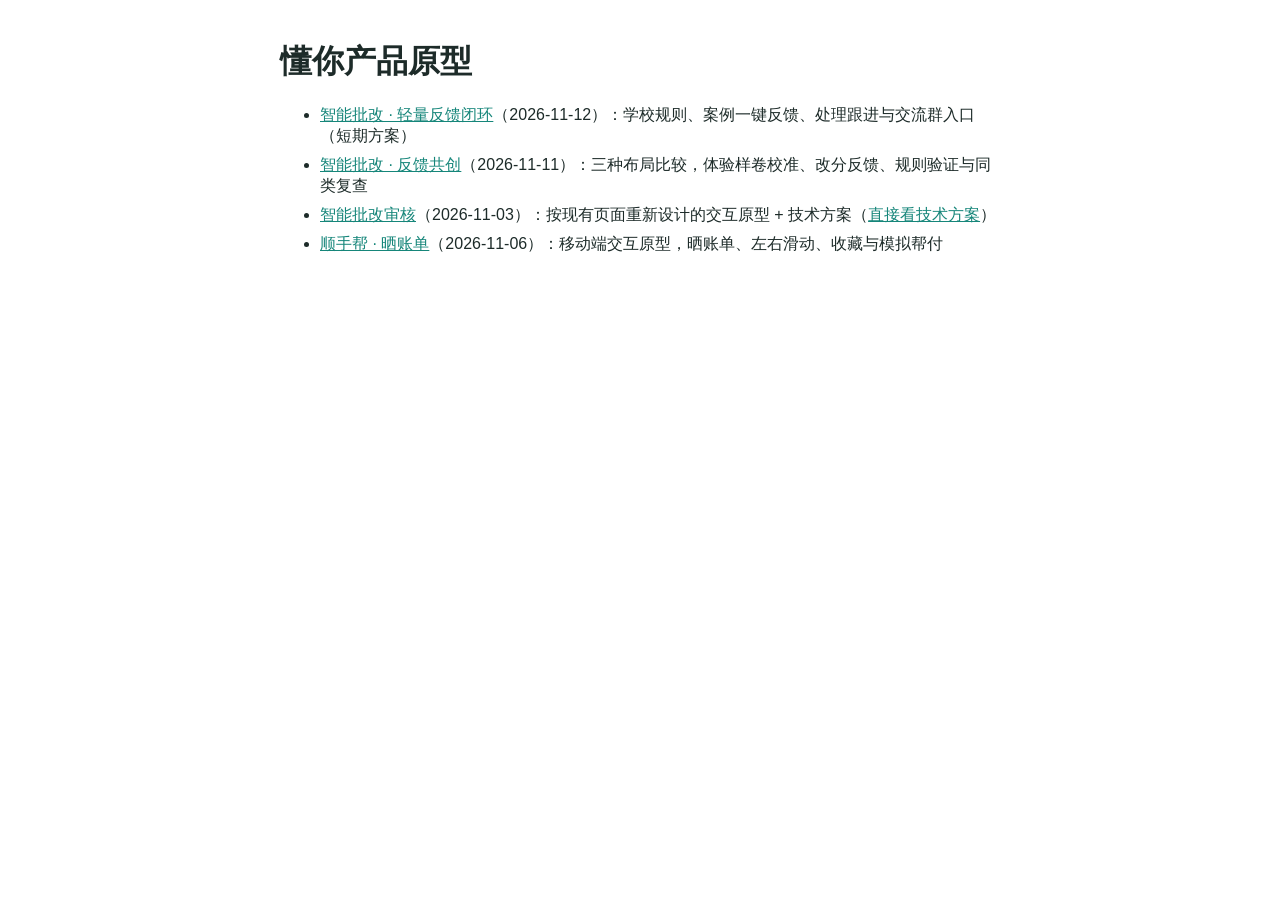
<file: index.html>
<!doctype html>
<html lang="zh-CN"><head><meta charset="utf-8"><meta name="viewport" content="width=device-width, initial-scale=1"><title>懂你产品原型</title>
<style>body{font-family:-apple-system,"PingFang SC","Microsoft YaHei",sans-serif;max-width:720px;margin:40px auto;padding:0 16px;color:#1d2b29}a{color:#16867a}li{margin:8px 0}</style></head>
<body><h1>懂你产品原型</h1><ul>
<li><a href="intelligence-support/">智能批改 · 轻量反馈闭环</a>（2026-11-12）：学校规则、案例一键反馈、处理跟进与交流群入口（短期方案）</li>
<li><a href="intelligence-feedback/?variant=A">智能批改 · 反馈共创</a>（2026-11-11）：三种布局比较，体验样卷校准、改分反馈、规则验证与同类复查</li>
<li><a href="intelligence-review/">智能批改审核</a>（2026-11-03）：按现有页面重新设计的交互原型 + 技术方案（<a href="intelligence-review/#design">直接看技术方案</a>）</li>
<li><a href="shunshoubang/">顺手帮 · 晒账单</a>（2026-11-06）：移动端交互原型，晒账单、左右滑动、收藏与模拟帮付</li>
</ul></body></html>
</file>
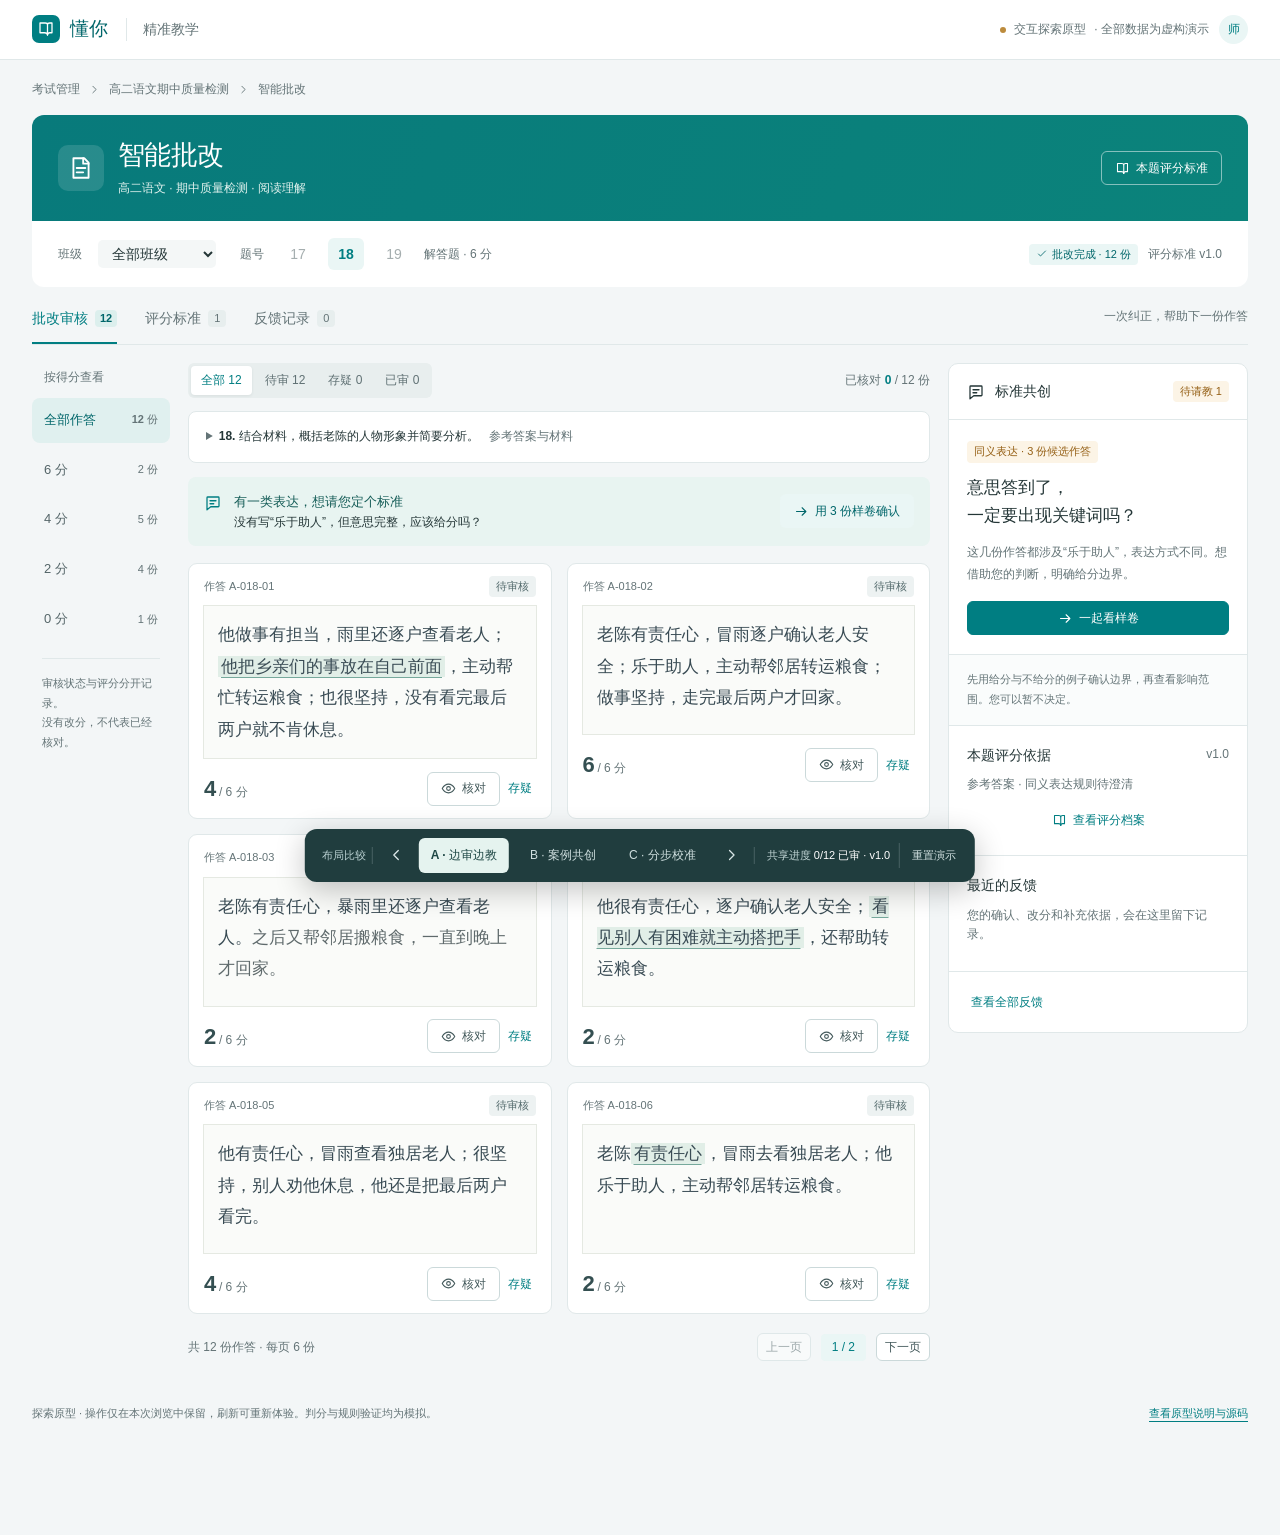
<file: intelligence-feedback/index.html>
<!doctype html>
<html lang="zh-CN">
<head>
  <meta charset="utf-8">
  <meta name="viewport" content="width=device-width, initial-scale=1">
  <meta name="theme-color" content="#008c90">
  <meta name="description" content="懂你智能批改交互探索：在阅卷中共同澄清标准，让一次纠正帮助下一份作答。全部内容为虚构演示。">
  <title>智能批改 · 反馈共创原型</title>
  <link rel="icon" href="data:image/svg+xml,%3Csvg xmlns='http://www.w3.org/2000/svg' viewBox='0 0 32 32'%3E%3Crect width='32' height='32' rx='8' fill='%23008c90'/%3E%3Cpath d='M9 8h14v16H9zM12 13h8M12 17h8M12 21h5' stroke='white' fill='none' stroke-width='2'/%3E%3C/svg%3E">
  <link rel="stylesheet" href="./style.css">
  <script defer src="./app.js"></script>
</head>
<body>
  <!-- 独立探索原型：三种布局共享内存状态，不请求业务接口，不保存真实评分。 -->
  <a class="skip-link" href="#main">跳到批改工作区</a>
  <div id="app"></div>
  <dialog id="workspace-dialog" aria-labelledby="dialog-title"></dialog>
  <div id="toast" class="toast" role="status" aria-live="polite"></div>
</body>
</html>
</file>
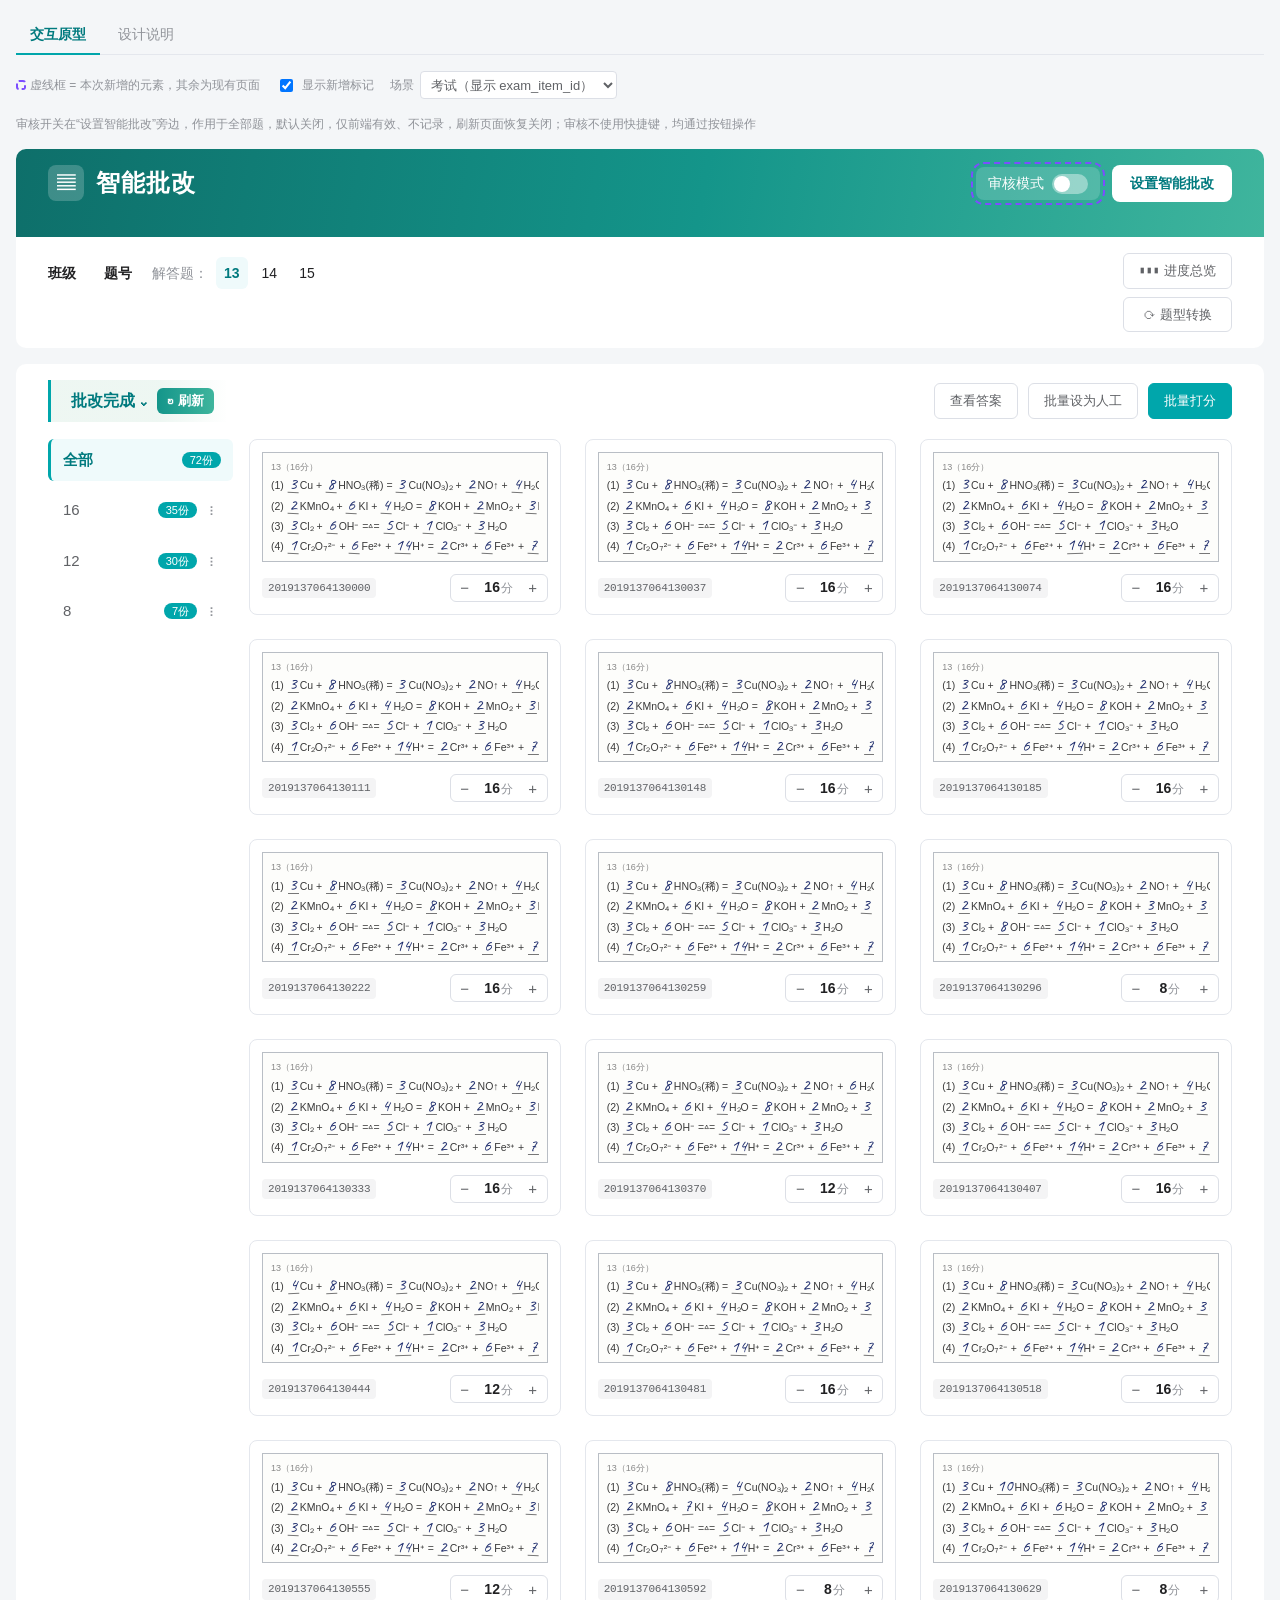
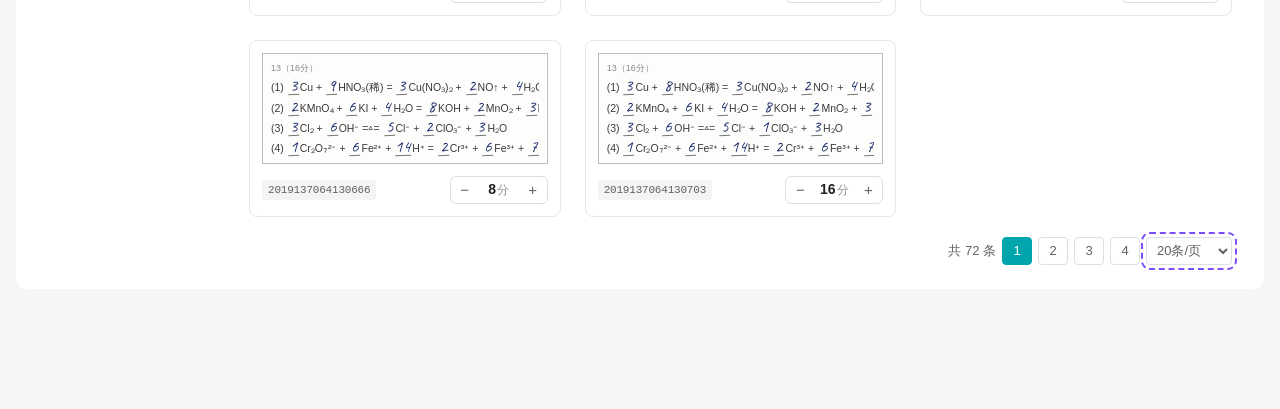
<file: intelligence-review/index.html>
<!doctype html>
<html lang="zh-CN">
<head>
<meta charset="utf-8">
<meta name="viewport" content="width=device-width, initial-scale=1">
<title>智能批改审核原型</title>
<style>
/* 单一浅色主题：贴合现有产品（Element UI + 懂你青绿主色）。布局沿用现有智能批改页：页头横幅 → 题号筛选 → 吸顶工具条 → 左侧分组树 + 右侧卡片网格 → 底部批量条 */
:root{
  --brand:#00a6ab; --brand-dark:#007a7e; --brand-bg:#effafb; --brand-bg2:#f0fdfa;
  --text:#212123; --text2:#606266; --muted:#909399; --border:#e4e7ed; --border2:#dcdfe6; --page:#f4f6f8; --white:#ffffff;
  --red:#f56c6c; --red-bg:#fef0f0; --ok:#24955d; --ok-bg:#e9f6ef; --warn:#d48806; --warn-bg:#fdf6ec;
  --new:#7c4dff; --new-bg:#f3efff;
  --ink:#1b2a6b; --hand:"Caveat","Segoe Print","Comic Sans MS",cursive;
  --ui:-apple-system,BlinkMacSystemFont,"PingFang SC","Hiragino Sans GB","Microsoft YaHei",sans-serif;
  color-scheme:light;
}
*{box-sizing:border-box}
[hidden]{display:none!important}
html,body{margin:0}
body{background:var(--page);color:var(--text);font-family:var(--ui);font-size:14px;line-height:1.5}
button{font:inherit;cursor:pointer}
button:focus-visible{outline:2px solid var(--brand);outline-offset:2px}
.wrap{max-width:1360px;margin:0 auto;padding:16px max(16px,env(safe-area-inset-right,0px)) 120px max(16px,env(safe-area-inset-left,0px));display:flex;flex-direction:column;gap:16px}
.tabs{display:flex;gap:4px;border-bottom:1px solid var(--border)}
.tabs button{border:0;background:none;padding:8px 14px;color:var(--muted);border-bottom:2px solid transparent;margin-bottom:-1px}
.tabs button[aria-selected="true"]{color:var(--brand-dark);border-color:var(--brand);font-weight:600}
.legend{display:flex;gap:16px;flex-wrap:wrap;align-items:center;font-size:12px;color:var(--muted)}
.legend i{display:inline-block;width:10px;height:10px;border:2px dashed var(--new);border-radius:3px;vertical-align:-1px;margin-right:4px}
.isnew{outline:2px dashed var(--new);outline-offset:3px;border-radius:6px}
.legend-off .isnew{outline:0}

/* 页头 + 筛选（现有） */
.top{background:var(--white);border-radius:10px;overflow:hidden}
.hero{height:88px;background:linear-gradient(100deg,#0e6f6a 0%,#14958a 55%,#3fb59d 100%);display:flex;align-items:flex-start;justify-content:space-between;padding:16px 32px}
.hero .t{display:flex;align-items:center;gap:12px;color:#fff;font-size:24px;font-weight:700;letter-spacing:.04em}
.hero .ico{width:36px;height:36px;border-radius:8px;background:rgba(255,255,255,.2);display:grid;place-items:center;font-size:18px}
.hero .btn{background:#fff;color:var(--brand-dark);border:0;border-radius:8px;padding:8px 18px;font-weight:600}
.hero .hr{display:flex;align-items:center;gap:12px;flex-wrap:wrap;justify-content:flex-end}
.hero .rvsw{display:flex;align-items:center;gap:8px;color:#fff;font-size:14px;background:rgba(255,255,255,.16);border-radius:8px;padding:6px 12px}
.hero .rvsw .sw{background:rgba(255,255,255,.4)}
.hero .rvsw .sw[aria-checked="true"]{background:#fff}
.hero .rvsw .sw[aria-checked="true"]::after{background:var(--brand)}
.filters{padding:16px 32px;display:flex;gap:16px;align-items:flex-start;justify-content:space-between;flex-wrap:wrap}
.frow{display:flex;align-items:center;gap:8px;flex-wrap:wrap;min-height:40px}
.frow .lb{font-weight:600;width:40px}
.frow .gl{color:var(--muted)}
.qopt{border:0;background:none;height:32px;padding:0 8px;border-radius:6px;color:var(--text);display:inline-flex;align-items:center;gap:4px;position:relative}
.qopt.on{background:var(--brand-bg);color:var(--brand-dark);font-weight:600}
.qopt .dot{display:inline-block;width:5px;height:5px;border-radius:50%;background:var(--ok);margin-left:1px}
.tr-btns{display:flex;flex-direction:column;gap:8px;align-items:stretch}
.ebtn{border:1px solid var(--border2);background:var(--white);color:var(--text2);border-radius:6px;padding:7px 15px;font-size:13px;display:inline-flex;align-items:center;justify-content:center;gap:6px;white-space:nowrap}
.ebtn:hover{color:var(--brand);border-color:#b3e4e5;background:var(--brand-bg)}
.ebtn.primary{background:var(--brand);border-color:var(--brand);color:#fff}
.ebtn.primary:hover{background:#13b3b8}
.ebtn.text{border-color:transparent;background:none;color:var(--brand)}
.ebtn.red{color:var(--red);border-color:#fbc4c4;background:var(--red-bg)}
.ebtn[disabled]{opacity:.5;cursor:not-allowed}
.swrow{display:flex;align-items:center;justify-content:space-between;gap:10px;border:1px solid var(--border2);border-radius:6px;padding:5px 10px;font-size:13px;color:var(--text2)}
.sw{width:36px;height:20px;border-radius:10px;border:0;background:#dcdfe6;position:relative;padding:0;flex:none}
.sw::after{content:"";position:absolute;top:2px;left:2px;width:16px;height:16px;border-radius:50%;background:#fff;transition:left .15s}
.sw[aria-checked="true"]{background:var(--brand)}
.sw[aria-checked="true"]::after{left:18px}

/* 主体 */
.main{background:var(--white);border-radius:10px;padding:0 32px 24px}
.toolbar{position:sticky;top:0;z-index:15;background:var(--white);display:flex;align-items:center;justify-content:space-between;gap:12px;padding:16px 0;flex-wrap:wrap;border-bottom:1px solid transparent}
.toolbar.stuck{border-color:var(--border)}
.tl{display:flex;align-items:center;gap:14px;flex-wrap:wrap;min-width:0}
.finish{display:flex;align-items:center;gap:10px;background:linear-gradient(270deg,rgba(255,255,255,0) 0%,rgba(36,149,93,.08) 38%);border-left:3px solid var(--brand);padding:8px 14px 8px 20px;font-size:16px;color:var(--brand-dark);font-weight:600}
.refresh{border:0;border-radius:6px;background:linear-gradient(90deg,#14958a,#3fb59d);color:#fff;font-size:13px;padding:3px 10px}
.rv{display:flex;align-items:center;gap:10px;font-size:13px;color:var(--text2);font-variant-numeric:tabular-nums}
.rv .bar{width:120px;height:6px;border-radius:3px;background:#ebeef5;overflow:hidden;display:flex}
.rv .bar i{display:block;height:100%}
.rv .bar .r{background:var(--ok)} .rv .bar .c{background:var(--warn)}
.rv b{color:var(--text)}
.rg{display:inline-flex;border:1px solid var(--border2);border-radius:6px;overflow:hidden}
.rg button{border:0;background:var(--white);color:var(--text2);padding:5px 12px;font-size:13px;font-variant-numeric:tabular-nums}
.rg button+button{border-left:1px solid var(--border2)}
.rg button[aria-pressed="true"]{background:var(--brand);color:#fff}
.trt{display:flex;gap:10px;flex-wrap:wrap}

.body{display:grid;grid-template-columns:185px minmax(0,1fr);gap:16px}
@media (max-width:820px){.body{grid-template-columns:1fr}.hero,.filters{padding-left:16px;padding-right:16px}.main{padding:0 16px 16px}}
.tree{list-style:none;margin:0;padding:0;display:flex;flex-direction:column;gap:8px}
.node{position:relative;display:flex;align-items:center;justify-content:space-between;padding:10px 12px;border-radius:6px;border-left:3px solid transparent;color:var(--text2);cursor:pointer;overflow:visible}
.node.on{background:var(--brand-bg);color:var(--brand-dark);font-weight:600;border-left-color:var(--brand)}
.node .lab{font-size:15px;display:flex;align-items:center;gap:6px}
.node .ok{display:inline-block;width:5px;height:5px;border-radius:50%;background:var(--ok)}
.node .r{display:flex;align-items:center;gap:4px}
.badge{border-radius:10px;padding:2px 8px;font-size:11px;line-height:12px;background:var(--brand);color:#fff;font-weight:500;font-variant-numeric:tabular-nums}
.badge.pend{background:var(--warn-bg);color:var(--warn)}
.more{border:0;background:none;color:var(--muted);width:20px;height:20px;border-radius:4px;font-size:14px;line-height:1;padding:0}
.more:hover{background:#ebeef5}
.dd{position:absolute;z-index:30;top:100%;right:0;margin-top:4px;min-width:200px;background:#fff;border:1px solid var(--border);border-radius:4px;box-shadow:0 2px 12px rgba(0,0,0,.1);padding:6px 0;font-weight:400;color:var(--text2);cursor:default}
.dd .it{display:flex;justify-content:space-between;align-items:center;padding:0 16px;line-height:36px;font-size:14px;width:100%;border:0;background:none;text-align:left;color:var(--text2)}
.dd .it:hover{background:var(--brand-bg);color:var(--brand)}
.dd hr{border:0;border-top:1px solid #ebeef5;margin:6px 0}
.dd .cf{padding:8px 16px;display:flex;flex-direction:column;gap:8px;font-size:13px;max-width:260px}
.dd .cf div{display:flex;gap:8px;justify-content:flex-end}

.grid{display:grid;grid-template-columns:repeat(auto-fill,minmax(260px,1fr));gap:24px;align-content:start}
.card{position:relative;border:1px solid var(--border);border-radius:8px;background:var(--white);padding:12px;display:flex;flex-direction:column;gap:12px;transition:border-color .15s,box-shadow .15s,opacity .2s}
.card:hover{box-shadow:0 2px 12px rgba(0,0,0,.08)}
.card.sel{border-color:var(--brand);background:var(--brand-bg2)}
.card.leaving{opacity:.2}
.img{position:relative;background:#fdfdfb;border:1px solid #b9bec5;padding:6px 8px 4px;color:#3a3a3a;font-size:10.5px;line-height:1.85;cursor:zoom-in;user-select:none;overflow:hidden}
.img .hd{font-size:9px;color:#888}
.img .ln{white-space:nowrap;overflow:hidden}
.h{font-family:var(--hand);font-size:17px;color:var(--ink);display:inline-block;min-width:11px;text-align:center;border-bottom:1px solid #777;line-height:1;margin:0 1px;transform:rotate(var(--rot,0deg))}
.eye{position:absolute;inset:0;display:grid;place-items:center;background:rgba(0,0,0,.18);color:#fff;font-size:13px;opacity:0;transition:opacity .15s;pointer-events:none}
.img:hover .eye{opacity:1}
.batch .img{cursor:pointer}.batch .eye{display:none}
.qc{position:absolute;top:18px;right:18px;z-index:2;border:1px solid var(--ok);background:#fff;color:var(--ok);border-radius:14px;padding:2px 10px;font-size:12px;opacity:0;transition:opacity .12s;box-shadow:0 1px 4px rgba(0,0,0,.12)}
.card:hover .qc{opacity:1}
.qc:hover{background:var(--ok);color:#fff}
.tb{display:flex;align-items:center;justify-content:space-between;gap:8px}
.tags{display:flex;align-items:center;gap:4px;flex-wrap:wrap;min-width:0}
.eid{font-family:ui-monospace,Menlo,monospace;font-size:11px;color:var(--text2);background:#f4f4f5;padding:2px 6px;border-radius:4px;white-space:nowrap;letter-spacing:-.2px}
.tag.doubt{background:#ecf5ff;color:#409eff}
button.tag.doubt:hover{background:#d9ecff}
.qcs{position:absolute;top:18px;right:18px;z-index:2;display:flex;gap:6px;opacity:0;transition:opacity .12s}
.card:hover .qcs{opacity:1}
.qcs .qc{position:static;opacity:1}
.qc.dq{border-color:#409eff;color:#409eff}
.qc.dq:hover{background:#409eff;color:#fff}
.psel{height:28px;border:1px solid var(--border2);border-radius:4px;padding:0 6px;color:var(--text2);background:#fff;font:inherit;font-size:13px}
.nm{background:var(--brand-bg2);color:var(--brand-dark);padding:2px 6px;border-radius:4px;font-weight:550;font-size:13px;white-space:nowrap}
.tag{padding:2px 6px;border-radius:4px;font-size:12px;font-weight:600;white-space:nowrap;border:0}
.tag.rev{background:var(--ok-bg);color:var(--ok)}
button.tag.rev:hover{background:#d5eedf}
.tag.cor{background:var(--warn-bg);color:var(--warn)}
.tag.low{background:var(--red-bg);color:var(--red);font-weight:500}
.ck{width:16px;height:16px;border:1px solid var(--border2);border-radius:2px;background:#fff;display:inline-grid;place-items:center;color:#fff;font-size:11px;flex:none}
.card.sel .ck{background:var(--brand);border-color:var(--brand)}
.step{display:flex;align-items:center;border:1.5px solid var(--border2);border-radius:6px;padding:1px 2px;min-height:26px}
.step button{border:0;background:none;width:24px;height:24px;color:var(--text2);border-radius:4px;font-size:15px;line-height:1}
.step button:hover{background:#f2f3f5}
.step span{min-width:44px;text-align:center;font-weight:600;font-variant-numeric:tabular-nums}
.step small{font-weight:400;font-size:12px;color:var(--muted);margin-left:1px}
.batch .step{opacity:.5;pointer-events:none}
.empty{grid-column:1/-1;text-align:center;padding:56px 12px;color:var(--muted);display:flex;flex-direction:column;gap:10px;align-items:center}
.empty strong{color:var(--ok);font-size:16px}
.pager{display:flex;gap:6px;justify-content:flex-end;align-items:center;font-variant-numeric:tabular-nums;color:var(--text2);font-size:13px;flex-wrap:wrap;margin-top:20px}
.pager button{border:1px solid var(--border2);background:#fff;border-radius:4px;min-width:30px;height:28px;color:var(--text2)}
.pager button[aria-current="true"]{background:var(--brand);color:#fff;border-color:var(--brand)}

/* 底部条：沿用 batch-score-bar 的形态 */
.bbar{position:sticky;bottom:0;z-index:16;margin-top:16px;background:#fff;border:1px solid var(--border);border-radius:8px;box-shadow:0 -4px 16px rgba(0,0,0,.06);min-height:56px;padding:8px 16px;display:flex;align-items:center;justify-content:space-between;gap:12px;flex-wrap:wrap}
.bbar .l{display:flex;align-items:center;gap:16px;font-size:13px;color:var(--text2);flex-wrap:wrap;font-variant-numeric:tabular-nums}
.bbar .l b{color:var(--text)}
.bbar .rr{display:flex;align-items:center;gap:10px;flex-wrap:wrap}
.chkl{display:inline-flex;align-items:center;gap:6px;cursor:pointer;border:0;background:none;color:var(--text2);padding:0}
.steps{display:flex;gap:8px;align-items:center;color:var(--muted);font-size:13px}
.steps b{color:var(--brand-dark)}
.steps i{flex:1;height:1px;background:var(--border)}
.sbox{border:1px solid var(--border);border-radius:8px;padding:14px 16px;display:flex;flex-direction:column;gap:10px}
.sbox h4{margin:0;font-size:14px}
.cks{display:flex;gap:14px;flex-wrap:wrap;color:var(--text2)}
.cks label{display:inline-flex;gap:6px;align-items:center;cursor:pointer}
.ptbl{border-collapse:collapse;width:100%;font-size:13px;font-variant-numeric:tabular-nums}
.ptbl th,.ptbl td{border-bottom:1px solid #ebeef5;padding:10px 12px;text-align:left}
.ptbl th{color:var(--muted);font-weight:500;background:#fafafa}
.toast{position:fixed;left:50%;top:24px;transform:translateX(-50%);z-index:60;background:#f0f9eb;border:1px solid #e1f3d8;color:#67c23a;border-radius:4px;padding:10px 16px;display:flex;gap:16px;align-items:center;font-size:14px;box-shadow:0 2px 12px rgba(0,0,0,.1);max-width:calc(100vw - 32px)}
.toast button{border:0;background:none;color:var(--brand);font-weight:600;padding:0}

/* 学生作答详情弹窗（现有 80vw 布局，右侧新增审核区） */
.mask{position:fixed;inset:0;z-index:50;background:rgba(0,0,0,.5);display:grid;place-items:center;padding:16px 72px}
@media (max-width:820px){.mask{padding:16px}}
.modal{position:relative;background:#fff;border-radius:8px;width:min(80vw,1200px);max-height:100%;display:flex;flex-direction:column}
@media (max-width:820px){.modal{width:100%}}
.mh{display:flex;justify-content:space-between;align-items:center;padding:16px 24px;border-bottom:1px solid #ebeef5;font-size:16px;font-weight:600}
.mh button{border:0;background:none;font-size:20px;color:var(--muted)}
.mb{padding:20px 24px;overflow:auto;display:flex;gap:24px}
@media (max-width:820px){.mb{flex-direction:column}}
.ml{flex:1.2;display:flex;flex-direction:column;gap:16px;min-width:0}
.ml .img{font-size:15px;line-height:2;cursor:default;padding:12px 16px}
.ml .img .h{font-size:26px;min-width:16px}
.sec{display:flex;flex-direction:column;gap:6px}
.sec>span{font-size:13px;color:var(--muted);font-weight:600}
.box{padding:12px;background:#f8f9fa;border:1px solid #e8e8e8;border-radius:6px;font-size:13px;color:var(--text2);line-height:1.6}
.vr{width:1px;background:#e8e8e8}
@media (max-width:820px){.vr{display:none}}
.mr{flex:.8;display:flex;flex-direction:column;gap:16px;min-width:280px}
@media (max-width:820px){.mr{min-width:0}}
.se{padding:16px;background:#fafafa;border:1px solid #e8e8e8;border-radius:8px;display:flex;flex-direction:column;gap:10px}
.se .row{display:flex;align-items:center;gap:12px;flex-wrap:wrap;color:var(--muted)}
.se input{width:130px;height:40px;border:1px solid var(--border2);border-radius:4px;padding:0 12px;font-size:16px;font-variant-numeric:tabular-nums;color:var(--text)}
.se input:focus{outline:0;border-color:var(--brand)}
.rvbox{padding:14px 16px;border:1px solid #b3e4e5;background:var(--brand-bg2);border-radius:8px;display:flex;flex-direction:column;gap:10px}
.rvbox .row{display:flex;align-items:center;justify-content:space-between;gap:8px;flex-wrap:wrap;font-size:13px;color:var(--text2)}
.nav{position:absolute;top:50%;transform:translateY(-50%);width:44px;height:44px;border-radius:50%;border:0;background:#fff;box-shadow:0 2px 12px rgba(0,0,0,.2);font-size:18px;color:var(--text2)}
.nav.l{left:-60px}.nav.r{right:-60px}
@media (max-width:820px){.nav{display:none}}

/* 设计说明 */
.doc{background:#fff;border-radius:10px;padding:24px clamp(16px,4vw,40px);display:flex;flex-direction:column;gap:22px}
.doc h2{margin:0;font-size:20px}
.doc h3{margin:0 0 8px;font-size:16px;color:var(--brand-dark)}
.doc p,.doc li{max-width:76ch}
.doc p{margin:0 0 8px}
.doc ul,.doc ol{margin:0;padding-left:20px;display:flex;flex-direction:column;gap:4px}
.doc .muted{color:var(--muted)}
.tbl{overflow-x:auto}
.tbl table{border-collapse:collapse;min-width:600px;width:100%;font-size:13px}
.tbl th,.tbl td{border:1px solid var(--border);padding:7px 10px;text-align:left;vertical-align:top}
.tbl th{background:#f5f7fa;font-weight:600}
code{font-family:ui-monospace,Menlo,monospace;font-size:12px;background:#f5f7fa;padding:1px 5px;border-radius:4px}
pre{background:#f5f7fa;border-radius:8px;padding:12px;overflow-x:auto;font-size:12px;margin:0}
@media (prefers-reduced-motion:reduce){*{transition:none!important}}
</style>
<link rel="stylesheet" href="https://fonts.googleapis.com/css2?family=Caveat:wght@500;600&display=swap">
</head>
<body>
<div class="wrap" id="wrap">
  <div class="tabs" role="tablist">
    <button role="tab" id="tab-proto" aria-selected="true">交互原型</button>
    <button role="tab" id="tab-doc" aria-selected="false">设计说明</button>
  </div>

  <div id="view-proto" style="display:flex;flex-direction:column;gap:16px">
    <div class="legend">
      <span><i></i>虚线框 = 本次新增的元素，其余为现有页面</span>
      <label style="display:inline-flex;gap:6px;align-items:center;cursor:pointer"><input type="checkbox" id="legendToggle" checked> 显示新增标记</label>
      <label style="display:inline-flex;gap:6px;align-items:center">场景 <select id="modeSel" class="psel"><option value="exam">考试（显示 exam_item_id）</option><option value="homework">作业（显示姓名）</option></select></label>
      <span>审核开关在“设置智能批改”旁边，作用于全部题，默认关闭，仅前端有效、不记录，刷新页面恢复关闭；审核不使用快捷键，均通过按钮操作</span>
    </div>

    <div class="top">
      <div class="hero">
        <div class="t"><span class="ico">▤</span>智能批改</div>
        <div class="hr"><span class="rvsw isnew" title="开启后全部题进入审核模式；考试和作业默认都关闭，仅前端有效，不做任何状态记录，刷新页面恢复关闭">审核模式 <button class="sw" id="reviewSw" role="switch" aria-checked="false" aria-label="审核模式（全部题）"></button></span><button class="btn">设置智能批改</button></div>
      </div>
      <div class="filters">
        <div class="frow"><span class="lb">班级</span></div>
        <div class="frow" style="flex:1;min-width:0"><span class="lb">题号</span><span class="gl">解答题：</span><span id="qnList" style="display:flex;gap:6px;flex-wrap:wrap"></span></div>
        <div class="tr-btns">
          <button class="ebtn" data-act="progress">▮▮▮ 进度总览</button>
          <button class="ebtn">⟳ 题型转换</button>
        </div>
      </div>
    </div>

    <div class="main" id="panel">
      <div class="toolbar" id="toolbar">
        <div class="tl">
          <span class="finish">批改完成 ⌄ <button class="refresh" data-act="refresh">↻ 刷新</button></span>
          <span class="rv isnew" id="rv"></span>
          <span class="rg isnew" id="rg" role="group" aria-label="审核筛选"></span>
          <span class="isnew" id="sortHint" style="font-size:12px;color:var(--muted)">按审核时间倒序，刚审的在最前，点错可马上撤回</span>
        </div>
        <div class="trt" id="trt"></div>
      </div>
      <div class="body">
        <ul class="tree" id="tree"></ul>
        <div style="min-width:0">
          <div class="grid" id="grid"></div>
          <div class="pager" id="pager"></div>
          <div class="bbar" id="bbar"></div>
        </div>
      </div>
    </div>
  </div>

  <section class="doc" id="view-doc" hidden></section>
</div>
<div class="toast" id="toast" role="status" hidden></div>
<div class="mask" id="mask" hidden></div>

<template id="docTpl">
  <h2>智能批改审核：基本设计</h2>
  <p class="muted">原型数据为模拟数据，学生姓名随机生成：第 13 题（配平题，4 小问各 4 分，满分 16），72 名学生，其中少量 AI 判分有误。每页 12 份，便于演示翻页（线上默认每页 100 份）。</p>
  <div>
    <h3>本轮决策（2026-11-03，11-08 更新）</h3>
    <ul>
      <li>审核开关放在页头“设置智能批改”按钮旁边（不放进设置向导里），作用于全部题。考试和作业默认都是关，只在前端有效，不做任何状态记录（不入库、不记住，刷新页面恢复关闭）。</li>
      <li>不新增“批量审核”模式：审核模式下，现有“批量打分”的底部条增加“标记已审核 / 设为待审核”。</li>
      <li>排序全部由服务端完成，前端不再排序：“已审核”视图按审核时间倒序（刚审的在最前），手快点错后能马上找到并撤回；待审核等其余视图仍按置信度低在前；卡片不显示低置信标签。</li>
      <li>“已修正”自动记为已审核：老师改分的同时把该卷子置为已审核；卡片上的“已修正 16→12”只是展示标签（当前分与 AI 原始分比较得出），不是独立状态。</li>
      <li>撤回方式：单张点“✓”撤回；整页点底部“取消当前页审核结果”（原“本页已审完”提示改为该按钮），本页<b>本人审核</b>的已审核卷子退回待审核，分数不回滚，他人审核的跳过并提示；取消后重新取当前视图，例如在“已审核”视图里，取消的卷子离开，页面补上剩余已审核的。</li>
      <li>撤销上次审核（11-08 补充）：确认、标记、整组确认之后，底部审核条出现“撤销上次审核”，只保留 8 秒，切换筛选或开关即失效。只恢复上次实际写入、且之后没被别人再次操作（状态、分数、审核人都没变）的卷子，其余提示“N 份状态已变化未撤销”。原因：整组确认可能一次放行几百份，只靠按审核时间倒序加按页取消，点错后恢复成本太高。</li>
      <li>审核模式下单张改分不刷新列表、不再弹“保存成功”；确认时分数已变化的卷子静默跳过。</li>
      <li>题号右侧在审核完成后显示绿色小圆点（未审完不显示），分题审核进度和 AI 判分一致率放进“进度总览”。</li>
      <li>单份可标“疑”（存疑）：暂不确定先跳过，离开待审核列表，进“存疑”筛选，后面再审；存疑未清完不算审完（题号不亮绿点）。</li>
      <li>分页可选 20 / 40 / 80 / 100 条每页。</li>
      <li>卡片身份：作业显示学生姓名；考试显示 exam_item_id（小号等宽字体），与现有详情标题口径一致。</li>
      <li>不使用 Enter 等快捷键确认，避免在输入分数时误触整页确认；所有审核动作都通过按钮完成。</li>
      <li>审核范围（11-08 补充）：只覆盖已开启的大模型批改、非作文题；旧 OCR 流程即使历史配置为开启也不显示审核入口，服务端写接口同样拒绝。考试与作业接口不能混用，作业只能操作当前老师可见班级内的卷子，考试需有该题负责人/创建人/顾问权限。</li>
      <li>OCR 识别结果分组也支持“确认本组待审核”（原计划 P2，已随 P1 实现），确认前弹窗二次确认。</li>
      <li>暂不做：确认已看过的、悬停看评分理由、详情弹窗快捷键、抽检；作文题放到下一期。</li>
    </ul>
  </div>

  <div>
    <h3>1. 老师实际怎么审</h3>
    <ol>
      <li><b>扫页找错（最主要）</b>：一页 8–20 张卡片快速扫过，只在发现判错时动手改分，其余默认认可。真正的成本在“看”，不在“点”。</li>
      <li><b>重点件细看</b>：低置信、分数在中间段、作文/长解答，需要放大逐份看。</li>
      <li><b>整组放行</b>：满分组、OCR 答案完全一致的组，抽几份没问题就整组放行。</li>
      <li><b>分次、多人完成</b>：课间审一点、明天接着审；同一题可能由备课组几位老师分担。这正是“忘了审到哪”的根源。</li>
    </ol>
  </div>

  <div>
    <h3>2. 核心思路：把审核做成“清空待办”</h3>
    <ul>
      <li>默认视图是<b>待审核</b>。确认一页，这页的卡片离开视图，下一批自动补上；剩余数清零就是审完。老师不需要记住页码。</li>
      <li><b>只处理例外</b>：看到判错的直接改分，改分即视为已审（已修正）；其余的用一次“确认本页其余 N 份”放行。一页的成本 = 改错的几张 + 1 次点击。</li>
      <li><b>风险优先</b>：待审核等视图由服务端按置信度从低到高排序（现在前端只在页内排序，且考试接口不返回置信度，实际不生效），老师先看到最可能判错的卷子。<b>已审核视图按审核时间倒序</b>，刚审的在最前，点错了可立刻找到并撤回。</li>
      <li>批量按钮不弹二次确认；只有整组确认（可能几百份）用一个轻量内联确认。</li>
    </ul>
  </div>

  <div>
    <h3>3. 状态模型</h3>
    <div class="tbl"><table>
      <tr><th>状态</th><th>来源</th><th>如何进入</th><th>如何离开</th></tr>
      <tr><td>待审核</td><td>存储 review_status = 0</td><td>智能批改出分；AI 重新批改且分数变化；取消存疑；撤回已审；取消当前页审核结果</td><td>单张确认 / 批量标记 / 确认本页 / 整组确认 / 改分</td></tr>
      <tr><td>已审核</td><td>存储 review_status = 1</td><td>上述确认操作；存疑后再确认；<b>老师改分（自动记为已审核）</b></td><td>点“✓ 已审”撤回；取消当前页审核结果；AI 重批且分数变化</td></tr>
      <tr><td>存疑</td><td>存储 review_status = 2</td><td>卡片悬停“疑”；详情“标记存疑，下一份”</td><td>确认（→已审核）；改分（→已审核）；点“疑”标签取消（→待审核）。不参与确认本页和整组确认</td></tr>
      <tr><td>已修正（展示标签，非独立状态）</td><td><b>推导</b>：老师当前分 ≠ AI 原始分；此时状态同为已审核</td><td>任何老师改分（卡片步进、详情弹窗、批量打分、整组改分）</td><td>改回 AI 原始分后标签消失，仍是已审核；取消审核结果后退回待审核，标签随分数保留</td></tr>
    </table></div>
    <p class="muted">已核实：页面显示的分数是 <code>t_paper_mark_record.read_score</code>（<code>teacher_id = -2</code>，老师改分也写这一条）；AI 原始分保存在 <code>t_exam_item_intelligence.finally_score</code>，老师改分不会覆盖它。intellijmarkserv 的“人工校正分析”也是用这两个分数比较。不在审核范围：AI 未出分、已退回人工（intelligence_status = 5）。</p>
  </div>

  <div>
    <h3>4. 场景与操作成本</h3>
    <div class="tbl"><table>
      <tr><th>场景</th><th>操作</th><th>成本</th></tr>
      <tr><td>一页都对</td><td>底部审核条“确认本页 N 份无误”</td><td>1 次</td></tr>
      <tr><td>一页有 2 张错</td><td>用卡片现有的分数步进器改这 2 张（自动记为已审核，带“已修正”标签），再确认本页其余</td><td>改分 + 1 次</td></tr>
      <tr><td>单张</td><td>悬停卡片，点右上角“✓ 确认”；已审的点“✓ 已审”标签可撤回</td><td>1 次</td></tr>
      <tr><td>挑一批确认</td><td>点“批量打分”进入现有批量模式（当前页/全部勾选），审核模式下底部条多出“标记已审核”</td><td>勾选 + 1 次</td></tr>
      <tr><td>满分组/一致答案组</td><td>左侧分组 ⋮ → 确认本组待审核（菜单内二次确认）</td><td>3 次</td></tr>
      <tr><td>可疑件细看</td><td>点图片打开现有“学生作答详情”，右侧新增审核区：“通过并下一份”跳到下一份待审，← → 翻看（现有），改分即修正</td><td>每份 1 次</td></tr>
      <tr><td>拿不准，先跳过</td><td>悬停卡片点“疑”，或详情里“标记存疑，下一份”；之后在“存疑”筛选里集中处理（可请同事一起看）</td><td>1 次</td></tr>
      <tr><td>整页重审</td><td>底部“取消当前页审核结果”：本页已审核的卷子退回待审核（分数不回滚），随后刷新当前视图（已审核视图里显示剩余已审核的），可重新审</td><td>1 次</td></tr>
      <tr><td>批量打分</td><td>沿用现有批量打分；被改分的卷子自动记为已审核（带“已修正”标签）</td><td>不变</td></tr>
      <tr><td>接着昨天继续</td><td>开关刷新后恢复关闭，需重新打开审核模式；打开即是待审核视图，审完的题号右侧有绿点，“进度总览”看每题剩余</td><td>0</td></tr>
    </table></div>
  </div>

  <div>
    <h3>5. 与现有页面的融合（fat-web <code>views/exam/intelligence-read/list/index.vue</code>）</h3>
    <p>原则：复用现有页面与交互，审核能力做成独立组件和 mixin 接入，<code>index.vue</code> 只改接入点；审核模式关闭或后端未上线时，新组件全部不渲染，页面与现在一致。原型中虚线框标出的就是新增部分。</p>
    <div class="tbl"><table>
      <tr><th>位置</th><th>现有</th><th>新增 / 改动</th><th>实现</th></tr>
      <tr><td>题号筛选 <code>dn-filter-item-v2</code> 自定义 slot</td><td>填空题/解答题/作文分组的题号</td><td>本题审核完成后，题号右侧显示绿色小圆点；未审完不显示</td><td>题号列表接口返回每题是否已审完</td></tr>
      <tr><td>页头 <code>filter-top-beijin</code></td><td>“智能批改”标题、“设置智能批改”按钮</td><td>按钮左侧“审核模式”开关，作用于全部题；考试、作业默认都关</td><td>纯前端状态（页面 data），不读写后端、不入库、不存本地缓存，刷新恢复关闭；开启后列表请求才带 <code>reviewStatus</code> 和排序参数，切换后重新拉取当前题列表；不改 <code>set-ai-read.vue</code></td></tr>
      <tr><td>进度总览弹窗 <code>openProgressModal</code></td><td>各题批改进度</td><td>增加“审核进度”“AI 判分一致率”两列</td><td>进度接口增加每题已审、改分、待审数</td></tr>
      <tr><td>吸顶工具条左侧</td><td>批改完成 ⌄、剩余人工批改数、刷新</td><td>审核进度条 + 待审核/存疑/已审核/全部 筛选 + 已审核视图下的“按审核时间倒序”提示</td><td>新组件 <code>review-progress</code>；筛选值作为 <code>getListResultDetail</code> 的 <code>reviewStatus</code> 参数；审核模式下已审核视图按审核时间倒序，其余视图按置信度低在前</td></tr>
      <tr><td>吸顶工具条右侧</td><td>查看答案、批量设为人工、批量打分</td><td>不变（不新增“批量审核”）</td><td>—</td></tr>
      <tr><td>左侧分组树 <code>group-tree</code></td><td>分数/识别结果分组、N份、⋮（将分数调整为、设为人工阅卷）</td><td>不显示进度；本组审核完成（无待审核、无存疑）后分数右侧显示绿色小圆点；⋮ 增加“确认本组待审核”（菜单内确认）</td><td><code>listAiResult</code> 分组返回是否审完及 <code>pendingCount</code>（整组确认用）；<code>handleBatchAction</code> 增加 <code>reviewGroup</code> 命令</td></tr>
      <tr><td>卡片 <code>box-item-v2</code></td><td>作答图（点击看详情）、作业显示姓名（考试不显示）、待人工标签、分数步进器</td><td>悬停“疑”“✓ 确认”；标签区“✓（已审）/ 疑 / 16→12（已修正，悬停提示已自动记为已审核）/ 已移至 N 分组”；考试显示 exam_item_id（11px 等宽字体）</td><td>新组件 <code>review-status-tag</code>；身份显示沿用 <code>scenarioMode</code>，考试取 <code>examResultItemId</code>；<code>adjustScore</code>/<code>inputChange</code> 保存成功后只更新本卡片</td></tr>
      <tr><td>底部 <code>batch-score-bar</code></td><td>批量模式下的当前页/全部勾选与批量动作</td><td>非批量模式：审核条（确认本页其余 N 份；本页没有待审时，原“本页已审完”改为“取消当前页审核结果”按钮）；批量打分模式：增加“设为待审核 / 标记已审核”</td><td>新组件 <code>review-dock</code>；<code>batch-score-bar</code> 在 <code>batchType = 1</code> 且审核模式时多两个按钮</td></tr>
      <tr><td>学生作答详情 <code>dn-modal</code>（80vw）</td><td>左：作答图+识别结果；右：得分修改、评分理由；外侧左右箭头</td><td>右侧新增审核区：状态、“通过并下一份”按钮</td><td>扩展现有弹窗；本期不加快捷键</td></tr>
      <tr><td>分页 <code>dn-el-pagination</code></td><td>每页默认 100 条</td><td>每页条数可选 20 / 40 / 80 / 100</td><td>传入 <code>page-sizes</code>；切换后清空本页快照</td></tr>
      <tr><td>改分保存 <code>setSubmitItems</code></td><td>每次保存弹“保存成功”，并刷新分组和当前页</td><td>审核模式下不弹“保存成功”、不刷新列表，只更新卡片和计数；失败才提示；改分同时自动记为已审核</td><td>按审核开关分支，关闭时保持现状</td></tr>
    </table></div>
    <p class="muted">注意：现有页面中“点图片”是打开详情，勾选只在批量模式出现。原型据此调整，不再用点图片勾选。作文题走另一套表格/详情布局，审核入口需单独适配。</p>
  </div>

  <div>
    <h3>5.1 改分后列表刷新：保证“确认本页”确认的就是看过的那一页</h3>
    <p><b>现状</b>：<code>setSubmitItems</code> 保存成功后会依次调用 <code>getIntelligenceCount</code>、<code>getListAiResult</code>、<code>getData(this.pageNo)</code>。在“16 分”组里改了 2 份，这 2 份移到别的组，下一页的前 2 份补到本页；详情弹窗打开时也会静默刷新。此时点“确认本页”，会把没看过的卷子一起确认，翻到下一页还会漏看 2 份。</p>
    <ol>
      <li><b>本页快照</b>：进入一页时记下这页卷子的 ID 和当时显示的分数。审核模式下改分只更新这张卡片（显示“已修正 16→12 · 已移至 12 分组”）和左侧、题号的计数，<b>不重新拉列表</b>。翻页、切换分组/筛选、确认本页、点“刷新”时才重新获取。</li>
      <li><b>确认按快照提交</b>：“确认本页”提交快照中的 <code>examItemId + seenScore</code>，不提交当前列表。服务端只确认仍为待审核、且分数没变的行；别的老师刚改过或 AI 重批过的会被跳过，前端提示“已确认 10 份，2 份分数已变化未确认”，并保留在待审核中。</li>
      <li><b>翻页不漏看</b>：审核默认用“待审核”筛选。确认过的卷子离开结果集，确认后总是重新取第 1 页，就是下一批，不依赖页码偏移。“全部/已审核/存疑”视图下确认本页后留在当前页刷新，不自动翻页。</li>
      <li><b>详情弹窗</b>：上一份/下一份基于打开弹窗时的快照列表，弹窗打开期间不因改分重排。“通过并下一份”先在当前页找下一份待审；当前页没有时，按当前题可见范围向服务端取下一份待审（不改变列表筛选和分组）；服务端因分数已变化跳过当前卷子时，不当成成功、不跳转。</li>
      <li><b>影响面</b>：只在审核模式开启时改变刷新时机；关闭时保持现有 <code>setSubmitItems</code> 刷新逻辑。批量打分、整组改分、设为人工本来就作用于整组，仍按现有逻辑刷新，同时清空快照。</li>
    </ol>
    <p class="muted">原型已按此实现：在 16 分组里改分，卡片留在原位并提示已移组；左侧计数立即变化；点“确认本页”只确认这页剩下的；点工具条“刷新”才重新取这一页。</p>
  </div>

  <div>
    <h3>6. 不需要审核的场景</h3>
    <ul>
      <li><b>审核不卡任何流程</b>：不阻断阅卷完成、出成绩、发布报告。它是老师的工作进度工具，不是质量门禁。</li>
      <li><b>审核开关在“设置智能批改”旁边</b>，作用于全部题，仅前端有效、不做任何状态记录：关闭时页面与现在一致；改分仍会写入已审核状态，以后再打开审核时数据连续。</li>
      <li><b>默认值</b>：考试和作业都默认关闭，刷新页面后恢复关闭，老师需要时自己打开。避免给不需要的场景增加视觉负担和“没审完”的心理负担。</li>
      <li><b>不做“滚动看过即视为已审”</b>：隐式规则不可靠，老师也无法分辨哪些是自己真确认过的。显式的“确认本页”只多 1 次点击，状态可信。</li>
      <li><b>高置信自动免审暂不做</b>：置信度目前未在列表接口全部回填，且一旦误放行责任不清。等有审核数据后，可评估“高置信组抽检 N 份后整组放行”。</li>
    </ul>
  </div>

  <div>
    <h3>7. 后端方案（marking 为主，fat-service 承载迁移）</h3>
    <p><b>存储</b>：<code>exam.t_exam_item_intelligence</code> 增加审核字段（每个 examItem × paperRead 一行，正好是审核粒度）；开关只在前端，不建字段。老师改分时同一事务把该行置为已审核；“已修正”标签不存，由 <code>t_paper_mark_record(teacher_id = -2).read_score</code> 与 <code>t_exam_item_intelligence.finally_score</code> 比较得出。</p>
<pre>ALTER TABLE t_exam_item_intelligence
  ADD COLUMN review_status TINYINT NOT NULL DEFAULT 0 COMMENT '审核状态 0待审核 1已审核 2存疑（改分自动置1；已修正标签由分数比较推导）',
  ADD COLUMN reviewer_id BIGINT NOT NULL DEFAULT 0 COMMENT '审核人ID',
  ADD COLUMN reviewer_name VARCHAR(64) NOT NULL DEFAULT '' COMMENT '审核人',
  ADD COLUMN review_date_time DATETIME NULL COMMENT '审核时间';
-- 是否需要 (paper_read_id, review_status) 索引，按现有 V20260416.002 索引和 explain 决定</pre>
    <p class="muted">迁移放 fat-service <code>db/migration/exam/2026/</code>，命名 <code>V20261105.1.506__add_intelligence_review_status.sql</code>（实施当天日期）。需评估表量级与 MySQL 5.7 加列锁表时间；TiDB 为在线 DDL。旧版本服务不读不写新列，可先发迁移再发代码。</p>
    <p><b>接口</b>（考试 <code>/exam/intelligence/*</code> 与作业 <code>/exam/studyGuideIntelli/*</code> 两套都要加）：</p>
    <ul>
      <li><code>POST …/review</code> <code>{paperReadId, items: [{examItemId, seenScore}], reviewStatus: 0|1|2}</code>：按卷子设置。确认（1）时只更新属于该 paperRead、review_status 为 0 或 2、且当前 finallyScore 等于 seenScore 的行；其余静默跳过（前端不做特殊提示，跳过的仍是待审核）。撤回（0，含“取消当前页审核结果”）和存疑（2）不比较分数；“确认本页”只提交待审核的卷子，不含存疑。幂等。</li>
      <li><code>POST …/reviewGroup</code> <code>{paperReadId, readScore | ocrText, expectedCount}</code>：整组确认。服务端统计该组待审数（不含存疑），与 expectedCount 不一致则拒绝并返回最新数量（防止期间新批改出来的卷子被一并放行）。</li>
      <li><code>listAiDetail</code>（<code>pageAiItemByFilter</code>）增加 <code>reviewStatus</code> 筛选参数（待审核 / 存疑 / 已审核含已修正）；开关不入库、后端不感知，前端在审核模式下传排序参数：<code>reviewStatus = 已审核</code> 时按 <code>teii.review_date_time desc, teii.exam_item_id desc</code>，其余按 <code>teii.confidence, teii.exam_item_id</code>（现为 <code>order by teii.exam_item_id</code>；不传参数时保持现状），前端不再排序；返回 <code>reviewStatus / reviewerName / reviewDateTime / aiScore</code>；<code>listAiResult</code> 分组结果增加 <code>pendingCount</code>；题号列表接口增加每题待审数。</li>
      <li><b>撤销</b>：<code>review</code> 接口 <code>undo: true</code> 时按 <code>{examItemId, seenScore, expectedReviewStatus}</code> 逐行校验：当前状态、当前分数、审核人（必须是本人）都与上次写入一致才恢复，目标状态已达成按幂等成功；撤销不支持“全部分页数据”。取消当前页审核结果同样走此逻辑，因此只退回本人审核的卷子。确认类写入逐行带“原状态 + AI 分 + 当前分”条件，防止覆盖 SELECT 之后别人的新操作。</li>
      <li>老师改分沿用现有 <code>submitItems</code>，在同一事务里把被改分的行置为 <code>review_status = 1</code>（审核人取当前登录用户），不依赖前端开关，因此关闭审核模式期间的改分也算已审；“已修正”标签靠分数比较推导。注意现有逻辑改分时会清空 <code>llm_comment</code>，改过分的卷子在详情里看不到 AI 评分理由。AI 重新批改且分数变化时，把 review_status 重置为 0。</li>
    </ul>
    <p><b>多人协作</b>：状态挂在卷子上而不是老师上，谁确认都算；卡片悬停显示审核人和时间。并发确认同一批是幂等的。</p>
  </div>

  <div>
    <h3>8. 已核实 / 待核实</h3>
    <ul>
      <li>已核实：AI 原始分在 <code>t_exam_item_intelligence.finally_score</code>，老师改分写 <code>teacher_id = -2</code> 的阅卷记录，二者可比较得出已修正。</li>
      <li>已核实：列表默认每页 100 份；低置信排序只在前端页内做，考试接口不返回置信度；服务端按 <code>exam_item_id</code> 排序。</li>
      <li>待核实：AI 重新批改（<code>reCorrectManualIntelligence</code> 等）是否会覆盖老师改过的分数。</li>
      <li>待核实：作业 <code>studyGuideIntelli/submitItems</code> 以 AI 老师身份提交，审核人需取当前登录用户，而不是提交记录上的老师。</li>
    </ul>
  </div>

  <div>
    <h3>9. 分期</h3>
    <ol>
      <li><b>P1</b>：页头审核开关（仅前端）+ 审核状态 + 单张/批量/本页/整组确认 + 取消当前页审核结果 + 改分自动已审核（带已修正标签）+ 待审筛选 + 服务端排序（已审核按审核时间倒序，其余置信度低在前）+ 本页快照与改分不刷新 + 进度条与进度总览（含 AI 判分一致率）+ 撤销上次审核（8 秒）+ OCR 分组整组确认。</li>
      <li><b>P2</b>：作文题审核（单独设计）；详情弹窗快捷键；悬停看评分理由。</li>
      <li><b>P3</b>：抽检模式；按小问结构化判分；根据审核数据调整排序。</li>
    </ol>
  </div>
</template>

<script>
(function(){
  "use strict";
  var seed = 20261103;
  function rnd(){ seed = (seed * 1103515245 + 12345) % 2147483648; return seed / 2147483648; }
  var LINES = [
    {t:["","Cu + ","HNO₃(稀) = ","Cu(NO₃)₂ + ","NO↑ + ","H₂O"], k:[3,8,3,2,4], n:"Cu 与稀硝酸"},
    {t:["","KMnO₄ + ","KI + ","H₂O = ","KOH + ","MnO₂ + ","I₂"], k:[2,6,4,8,2,3], n:"KMnO₄ 氧化 KI"},
    {t:["","Cl₂ + ","OH⁻ =△= ","Cl⁻ + ","ClO₃⁻ + ","H₂O"], k:[3,6,5,1,3], n:"Cl₂ 歧化"},
    {t:["","Cr₂O₇²⁻ + ","Fe²⁺ + ","H⁺ = ","Cr³⁺ + ","Fe³⁺ + ","H₂O"], k:[1,6,14,2,6,7], n:"重铬酸根氧化 Fe²⁺"}
  ];
  var SUR = "王李张刘陈杨黄赵吴周徐孙马朱胡郭何高林罗郑梁谢宋唐许韩冯邓曹彭曾萧田董潘袁蔡蒋余于杜叶程魏苏吕丁任沈姚卢姜崔钟谭陆汪范金石廖贾夏韦付方白邹孟熊秦邱江尹薛闫段雷侯龙史陶黎贺顾毛郝龚邵万钱严覃武戴莫孔向汤";
  var GIV = ["子涵","若曦","思远","雨桐","铭妍","志刚","梓轩","欣怡","浩然","嘉怡","一诺","佳琪","宇航","雨萱","俊熙","诗涵","子墨","晨阳","雅琪","明哲","可欣","天佑","梦瑶","博文","语嫣","泽宇","心怡","皓轩","思琪","建国","若彤","鹏飞","乐瑶","文博","芷若","睿","珍","玮","彤","磊"];
  function makeStudents(n, qn){
    var arr = [];
    for (var i = 0; i < n; i++) {
      var name = SUR[Math.floor(rnd()*SUR.length)] + GIV[Math.floor(rnd()*GIV.length)];
      var right = 0, ans = LINES.map(function(L){
        var wrong = rnd() < 0.16, vals = L.k.slice();
        if (wrong) { var j = Math.floor(rnd()*vals.length); vals[j] = vals[j] + (rnd() < .5 ? 1 : 2); } else right++;
        return vals;
      });
      var truth = right * 4, ai = truth, conf = 0.82 + rnd()*0.17;
      if (rnd() < 0.10) { ai = truth === 16 ? 12 : Math.min(16, truth + 4); conf = 0.45 + rnd()*0.3; }
      else if (rnd() < 0.06) conf = 0.5 + rnd()*0.2;
      arr.push({id: qn*1000 + i, eid: String(2019137064000000 + qn * 10000 + i * 37), name: name, ans: ans, ai: ai, score: ai, group: ai, conf: conf, low: conf < 0.75, st: "pending", rot: (rnd()*6-3).toFixed(1)});
    }
    return arr;
  }
  var Q = {13: makeStudents(72, 13), 14: makeStudents(72, 14), 15: makeStudents(72, 15)};
  var CLOCK = 0; // 模拟审核时间（review_date_time）：越大越新
  Q[14].slice(0, 40).forEach(function(s){ s.st = "reviewed"; s.rt = ++CLOCK; });
  var MAX = 16, PAGE = 20;
  var S = {qn: 13, filter: "pending", group: "all", page: 1, batch: 0, sel: {}, selAll: false, menu: null, menuConfirm: false, reviewOn: false, mode: "exam", detail: null, view: null};

  var $ = function(id){ return document.getElementById(id); };
  function esc(t){ return String(t).replace(/[&<>"]/g, function(c){ return {"&":"&amp;","<":"&lt;",">":"&gt;",'"':"&quot;"}[c]; }); }
  function items(){ return Q[S.qn]; }
  function on(){ return S.reviewOn; }
  // 改分自动记为已审核；“已修正”只是已审核里分数 ≠ AI 原始分的展示标签，不是独立状态。存疑与待审核都算未审完
  function stats(list){ var r=0,c=0,d=0; list.forEach(function(s){ if (s.st==="reviewed") { if (s.score!==s.ai) c++; else r++; } else if (s.st==="doubt") d++; }); return {total:list.length, reviewed:r, corrected:c, doubt:d, pending:list.length-r-c-d, left:list.length-r-c}; }
  function who(s){ return S.mode === "homework" ? '<span class="nm">' + esc(s.name) + '</span>' : '<span class="eid" title="exam_item_id">' + s.eid + '</span>'; }
  function whoText(s){ return S.mode === "homework" ? s.eid + '(' + s.name + ')' : s.eid; }
  function filtered(){
    var f = on() ? S.filter : "all";
    return items().filter(function(s){
      if (S.group !== "all" && s.group !== S.group) return false;
      if (f === "pending") return s.st === "pending";
      if (f === "doubt") return s.st === "doubt";
      if (f === "done") return s.st === "reviewed";
      return true;
    }).sort(function(a,b){ // 模拟服务端排序，前端不再排序：已审核按审核时间倒序（刚点错的排最前，方便撤回）；其余置信度低在前；关闭审核模式保持现有顺序
      if (!on()) return a.id - b.id;
      if (S.filter === "done") return (b.rt - a.rt) || (b.id - a.id);
      return (a.conf - b.conf) || (a.id - b.id);
    });
  }
  // 本页快照：进入一页时记下卷子 ID 和看到的分数；改分只更新卡片，翻页/切组/确认本页/刷新时才重新取
  function pageItems(){
    if (!S.view) S.view = filtered().slice((S.page-1)*PAGE, S.page*PAGE).map(function(s){ return {id: s.id, seen: s.score}; });
    return S.view.map(function(v){ return find(v.id); });
  }
  function find(id){ id = Number(id); return items().filter(function(s){ return s.id === id; })[0]; }

  function sheet(s){
    var h = '<div class="hd">13（16分）</div>';
    LINES.forEach(function(L, li){
      var line = '<div class="ln">(' + (li+1) + ') ';
      L.t.forEach(function(part, pi){
        if (pi > 0) line += esc(part);
        if (pi < L.k.length) line += '<span class="h" style="--rot:' + s.rot + 'deg">' + s.ans[li][pi] + '</span>';
      });
      h += line + '</div>';
    });
    return h;
  }
  function reviewTag(s){
    if (!on()) return '';
    var moved = S.group !== "all" && s.group !== S.group ? '<span class="tag isnew" style="background:#f4f4f5;color:var(--muted)" title="已移出本组，刷新或翻页后不再显示">已移至 ' + s.group + ' 分组</span>' : '';
    // 标签只显示分值变化（AI 分→当前分），含义放在悬停提示里；普通已审核只显示对勾
    var cor = s.score !== s.ai ? '<span class="tag cor isnew" title="已修正：老师改过分数，已自动记为已审核">' + s.ai + '→' + s.score + '</span>' : '';
    if (s.st === "reviewed") return (cor || '<button class="tag rev isnew" data-act="unreview" data-id="' + s.id + '" title="张老师 · 刚刚审核；点击撤回为待审">✓</button>') + moved;
    if (s.st === "doubt") return '<button class="tag doubt isnew" data-act="unreview" data-id="' + s.id + '" title="暂不确定，先跳过；点击取消存疑">疑</button>' + moved;
    return cor + moved;
  }

  function render(){
    $("reviewSw").setAttribute("aria-checked", on());
    $("qnList").innerHTML = [13,14,15].map(function(q){
      var st = stats(Q[q]);
      var dot = on() && !st.left ? '<span class="dot" title="本题已审核完成"></span>' : '';
      return '<button class="qopt' + (q === S.qn ? ' on' : '') + '" data-act="qn" data-q="' + q + '">' + q + dot + '</button>';
    }).join("");

    var st = stats(items());
    $("rv").hidden = $("rg").hidden = !on();
    $("sortHint").hidden = !on() || S.filter !== "done";
    if (on()) {
      $("rv").innerHTML = '审核 <span class="bar"><i class="r" style="width:' + ((st.reviewed+st.corrected)/st.total*100) + '%"></i></span><b>' + (st.reviewed+st.corrected) + '</b>/' + st.total + (st.reviewed + st.corrected ? '<span style="color:var(--muted)">· AI 判分一致率 ' + Math.round(st.reviewed / (st.reviewed + st.corrected) * 100) + '%</span>' : '');
      $("rg").innerHTML = [["pending","待审核 " + st.pending],["doubt","存疑 " + st.doubt],["done","已审核 " + (st.reviewed+st.corrected)],["all","全部"]].map(function(x){
        return '<button data-act="filter" data-f="' + x[0] + '" aria-pressed="' + (S.filter === x[0]) + '">' + x[1] + '</button>';
      }).join("");
    }
    $("trt").innerHTML = S.batch ? '' :
      '<button class="ebtn">查看答案</button><button class="ebtn" data-act="batch" data-t="0">批量设为人工</button>' +
      '<button class="ebtn primary" data-act="batch" data-t="1">批量打分</button>';

    var groups = {};
    items().forEach(function(s){ (groups[s.group] = groups[s.group] || []).push(s); });
    var keys = Object.keys(groups).map(Number).sort(function(a,b){ return b - a; });
    var th = '<li><div class="node' + (S.group === "all" ? ' on' : '') + '" data-act="group" data-g="all"><span class="lab">全部</span><span class="badge">' + st.total + '份</span></div></li>';
    keys.forEach(function(k){
      var gs = stats(groups[k]), done = gs.total - gs.pending;
      th += '<li><div class="node' + (S.group === k ? ' on' : '') + '" data-act="group" data-g="' + k + '">' +
        '<span class="lab">' + k + (on() && !gs.left ? '<span class="ok" title="本组已审核完成"></span>' : '') + '</span>' +
        '<span class="r"><span class="badge">' + gs.total + '份</span>' +
        (S.batch ? '' : '<button class="more" data-act="menu" data-g="' + k + '" aria-label="' + k + '分组操作">⋮</button>') + '</span>' +
        (S.menu === k ? menu(k, gs) : '') + '</div></li>';
    });
    $("tree").innerHTML = th;

    var list = pageItems(), all = filtered();
    var maxPage = Math.max(1, Math.ceil(all.length / PAGE));
    if (S.page > maxPage) { S.page = maxPage; S.view = null; list = pageItems(); }
    $("grid").className = "grid" + (S.batch ? " batch" : "");
    if (!list.length) {
      $("grid").innerHTML = on() && S.filter === "pending"
        ? '<div class="empty isnew"><strong>✓ ' + (S.group === "all" ? "本题" : S.group + " 分组") + '已全部过完</strong><span>共 ' + st.total + ' 份，其中修正 ' + st.corrected + ' 份' + (st.doubt ? '；还有 <b style="color:#409eff">' + st.doubt + '</b> 份存疑待定' : '') + '。</span>' + (st.doubt ? '<button class="ebtn primary" data-act="filter" data-f="doubt">去看存疑的 ' + st.doubt + ' 份</button>' : nextQn()) + '</div>'
        : '<div class="empty">暂无数据</div>';
    } else {
      $("grid").innerHTML = list.map(function(s){
        var sel = S.selAll || !!S.sel[s.id];
        return '<div class="card' + (sel && S.batch ? ' sel' : '') + '" data-id="' + s.id + '"' + '>' +
          '<div class="img" data-act="' + (S.batch ? 'pick' : 'detail') + '" data-id="' + s.id + '">' + sheet(s) + '<span class="eye">👁 查看详情</span></div>' +
          (on() && !S.batch && (s.st === "pending" || s.st === "doubt") ? '<span class="qcs isnew">' + (s.st === "pending" ? '<button class="qc dq" data-act="doubt1" data-id="' + s.id + '" title="暂不确定，先跳过，后面再审">疑</button>' : '') + '<button class="qc" data-act="review1" data-id="' + s.id + '" title="确认这份判分无误">✓ 确认</button></span>' : '') +
          '<div class="tb"><div class="tags">' + (S.batch ? '<span class="ck" data-act="pick" data-id="' + s.id + '">' + (sel ? '✓' : '') + '</span>' : '') +
          who(s) + reviewTag(s) + '</div>' +
          '<div class="step"><button data-act="dec" data-id="' + s.id + '" aria-label="减分">−</button><span>' + s.score + '<small>分</small></span><button data-act="inc" data-id="' + s.id + '" aria-label="加分">+</button></div></div></div>';
      }).join("");
    }
    var ph = '';
    if (all.length) {
      ph += '<span>共 ' + all.length + ' 条</span>';
      for (var p = 1; p <= maxPage; p++) ph += '<button data-act="page" data-p="' + p + '" aria-current="' + (p === S.page) + '">' + p + '</button>';
      ph += '<select class="psel isnew" id="psize" aria-label="每页条数">' + [20,40,80,100].map(function(n){ return '<option value="' + n + '"' + (n === PAGE ? ' selected' : '') + '>' + n + '条/页</option>'; }).join('') + '</select>';
    }
    $("pager").innerHTML = ph;
    renderBar(list, all);
    if (S.detail && !S.modal) renderDetail();
  }
  function nextQn(){
    var nq = [13,14,15].filter(function(q){ return q !== S.qn && stats(Q[q]).pending; })[0];
    return nq ? '<button class="ebtn primary" data-act="qn" data-q="' + nq + '">去第 ' + nq + ' 题（待审 ' + stats(Q[nq]).pending + '）</button>' : '';
  }
  function menu(k, gs){
    var h = '<div class="dd" data-stop="1">' +
      '<button class="it">将分数调整为 <span>›</span></button><button class="it">设为人工阅卷</button>';
    if (on()) {
      h += '<hr>';
      if (!S.menuConfirm) h += '<button class="it isnew" data-act="groupAsk" ' + (gs.pending ? '' : 'disabled style="opacity:.5"') + '>确认本组待审核（' + gs.pending + '份）</button>';
      else h += '<div class="cf isnew"><span>将 ' + k + ' 分组 <b>' + gs.pending + '</b> 份待审核全部标为已审核。建议先抽看几份。</span><div><button class="ebtn" data-act="menuClose">取消</button><button class="ebtn primary" data-act="groupConfirm" data-g="' + k + '">确认</button></div></div>';
    }
    return h + '</div>';
  }
  function renderBar(list, all){
    var b = $("bbar"), selIds = selectedIds();
    if (S.batch) {
      var pageAll = list.length && list.every(function(s){ return S.selAll || S.sel[s.id]; });
      var head = '<div class="l"><button class="chkl" data-act="selPage"><span class="ck" style="' + (pageAll ? 'background:var(--brand);border-color:var(--brand)' : '') + '">' + (pageAll ? '✓' : '') + '</span>当前页</button>' +
        '<button class="chkl" data-act="selAllPaged"><span class="ck" style="' + (S.selAll ? 'background:var(--brand);border-color:var(--brand)' : '') + '">' + (S.selAll ? '✓' : '') + '</span>全部</button>' +
        '<span>(' + selIds.length + '/' + all.length + ')</span></div>';
      var acts = S.batch === 1 ? (on() ? '<span class="rr isnew"><button class="ebtn" data-act="bpending">设为待审核</button><button class="ebtn primary" data-act="breview">标记已审核</button></span>' : '') + '<button class="ebtn red" data-act="bset" data-v="0">设为0分</button><button class="ebtn" data-act="bset" data-v="' + MAX + '">设为满分</button>'
        : '<span style="color:var(--text2);font-size:13px">识别不准确，是需要交给阅卷老师批改吗？</span><button class="ebtn primary" data-act="bexit">确定</button>';
      b.className = "bbar";
      b.innerHTML = head + '<div class="rr">' + acts + '<button class="ebtn text" data-act="bexit">✕ 退出批量</button></div>';
      b.hidden = false; return;
    }
    if (!on() || !list.length) { b.hidden = true; return; }
    var ps = stats(list);
    b.className = "bbar isnew";
    b.hidden = false;
    b.innerHTML = '<div class="l"><span>当前页 <b>' + list.length + '</b> 份：待审 <b>' + ps.pending + '</b> · 已审 ' + ps.reviewed + ' · 已修正 ' + ps.corrected + (ps.doubt ? ' · 存疑 ' + ps.doubt : '') + '</span><span style="color:var(--muted)">判错的直接改分；拿不准的标“疑”先跳过</span></div>' +
      '<div class="rr">' + (UNDO ? '<button class="ebtn" data-act="undo" title="8 秒内可撤销上一次确认、标记或撤回；之后被改动的卷子不会被覆盖">撤销上次审核</button>' : '') + (ps.pending ? '<button class="ebtn primary" data-act="pageConfirm">确认本页' + (ps.reviewed || ps.corrected || ps.doubt ? '其余 ' : ' ') + ps.pending + ' 份无误' + (S.filter === "pending" ? '，看下一批' : '') + '</button>' : '<button class="ebtn" data-act="cancelPage"' + (ps.reviewed + ps.corrected ? '' : ' disabled') + ' title="把本页已审核的卷子退回待审核，分数不回滚">取消当前页审核结果</button>') + '</div>';
  }
  function selectedIds(){ return S.selAll ? filtered().map(function(s){ return s.id; }) : Object.keys(S.sel).map(Number); }

  // 撤销上次审核：只保留 8 秒，只恢复本次实际改动且之后没被再次改动（状态、分数都没变）的卷子
  var UNDO = null, ut = null;
  function startUndo(prev, to){
    UNDO = {items: prev, to: to}; clearTimeout(ut);
    ut = setTimeout(function(){ UNDO = null; render(); }, 8000);
  }
  function clearUndo(){ UNDO = null; clearTimeout(ut); }
  function undoLast(){
    if (!UNDO) return;
    var n = 0, skipped = 0;
    UNDO.items.forEach(function(p){
      var x = find(p.id);
      if (x.st === UNDO.to && x.score === p.score) { x.st = p.st; x.rt = p.rt; n++; } else skipped++;
    });
    clearUndo();
    toast(skipped ? "已撤销 " + n + " 份，" + skipped + " 份状态已变化未撤销" : "已撤销上次审核");
  }
  function apply(list, st, msg, noUndo){
    var ch = list.filter(function(s){ return s.st !== st; });
    if (!ch.length) return;
    var prev = ch.map(function(x){ return {id: x.id, st: x.st, rt: x.rt, score: x.score}; });
    ch.forEach(function(x){ x.st = st; if (st === "reviewed") x.rt = ++CLOCK; });
    if (!noUndo) startUndo(prev, st);
    toast(msg.replace("{n}", ch.length));
  }
  var tt = null;
  function toast(msg){
    var t = $("toast");
    t.innerHTML = '<span>' + msg + '</span>';
    t.hidden = false; clearTimeout(tt);
    tt = setTimeout(function(){ t.hidden = true; }, 4000);
  }
  function setScore(s, v){
    v = Math.max(0, Math.min(MAX, v));
    if (isNaN(v) || v === s.score) return;
    s.score = v; s.group = v; s.st = "reviewed"; s.rt = ++CLOCK; // 改分自动记为已审核
  }
  function exitBatch(){ S.batch = 0; S.sel = {}; S.selAll = false; }
  function pageConfirm(){
    var seen = {}; (S.view || []).forEach(function(v){ seen[v.id] = v.seen; });
    var list = pageItems().filter(function(s){ return s.st === "pending" && s.score === seen[s.id]; });
    if (!list.length) return;
    list.forEach(function(s){ var e = document.querySelector('.card[data-id="' + s.id + '"]'); if (e) e.classList.add("leaving"); });
    setTimeout(function(){
      apply(list, "reviewed", "已确认本页 {n} 份");
      // 待审核视图：确认过的离开结果集，重新取第 1 页就是下一批；其他视图留在本页刷新，避免分页偏移漏看
      S.view = null;
      if (S.filter === "pending") S.page = 1;
      render(); window.scrollTo({top: $("panel").offsetTop, behavior: "smooth"});
    }, 180);
  }

  // 详情弹窗
  function openDetail(id){ S.detail = {list: filtered().map(function(s){ return s.id; }), id: Number(id)}; $("mask").hidden = false; renderDetail(); }
  function closeDetail(){ S.detail = null; $("mask").hidden = true; render(); }
  function navDetail(d){ var l = S.detail.list, i = l.indexOf(S.detail.id) + d; if (i >= 0 && i < l.length) { S.detail.id = l[i]; renderDetail(); } }
  function passDetail(){
    var s = find(S.detail.id);
    if (s.st === "pending" || s.st === "doubt") { s.st = "reviewed"; s.rt = ++CLOCK; }
    var l = S.detail.list, i = l.indexOf(s.id);
    // 跳到下一份待审核；没有则停在当前
    for (var j = i + 1; j < l.length; j++) { if (find(l[j]).st === "pending") { S.detail.id = l[j]; render(); return; } }
    closeDetail(); toast("当前筛选下已没有待审核的卷子");
  }
  function renderDetail(){
    var s = find(S.detail.id), l = S.detail.list, i = l.indexOf(s.id);
    var reason = LINES.map(function(L, k){ var ok = s.ans[k].join() === L.k.join(); return '(' + (k+1) + ') ' + L.n + '：' + (ok ? '配平正确，得 4 分' : '系数有误，不得分'); }).join('<br>');
    var stTxt = (s.st === "doubt" ? '<span class="tag doubt">疑 · 暂不确定</span>' : s.st === "reviewed" ? '<span class="tag rev">✓ 已审 · 张老师</span>' : '<span class="tag" style="background:#f4f4f5;color:var(--muted)">待审核</span>') + (s.score !== s.ai ? ' <span class="tag cor">已修正 ' + s.ai + '→' + s.score + '</span>' : '');
    $("mask").innerHTML = '<div class="modal" role="dialog" aria-modal="true" aria-label="学生作答详情" data-stop="1">' +
      '<button class="nav l" data-act="dprev" aria-label="上一份">‹</button><button class="nav r" data-act="dnext" aria-label="下一份">›</button>' +
      '<div class="mh"><span>' + esc(whoText(s)) + ' <span style="color:var(--muted);font-weight:400;font-size:13px">（' + (i+1) + '/' + l.length + '）</span></span><button data-act="dclose" aria-label="关闭">×</button></div>' +
      '<div class="mb"><div class="ml"><div class="img">' + sheet(s) + '</div>' +
      '<div class="sec"><span>识别结果:</span><div class="box">' + s.ans.map(function(a, k){ return '(' + (k+1) + ') ' + a.join(', '); }).join('；') + '</div></div></div>' +
      '<div class="vr"></div><div class="mr">' +
      '<div class="se"><span style="font-size:13px;color:var(--text2);font-weight:600">得分修改:</span><div class="row"><input id="dscore" type="number" min="0" max="' + MAX + '" step="1" value="' + s.score + '"><span>分 / 满分 ' + MAX + ' 分</span></div></div>' +
      (on() ? '<div class="rvbox isnew"><div class="row"><span>审核状态 ' + stTxt + '</span>' + '</div>' +
        '<div class="row"><span style="color:var(--muted)">改分会自动记为已审核（标注已修正）</span><span style="display:flex;gap:8px">' + (s.st === "pending" ? '<button class="ebtn" data-act="ddoubt">标记存疑，下一份</button>' : '') + '<button class="ebtn primary" data-act="dpass">' + (s.st === "pending" || s.st === "doubt" ? '通过并下一份' : '下一份待审') + '</button></span></div></div>' : '') +
      '<div class="sec" style="flex:1"><span>评分理由:</span><div class="box" style="background:#fff">' + reason + '</div><div style="font-size:12px;color:var(--muted);text-align:center">【内容由AI根据评分标准生成】</div></div>' +
      '</div></div></div>';
    var inp = $("dscore");
    inp.addEventListener("change", function(){ setScore(s, Number(inp.value)); render(); });
  }

  var RESET_VIEW = {qn:1, filter:1, group:1, page:1, refresh:1}, CLEAR_AFTER = {cancelPage:1, groupConfirm:1, breview:1, bpending:1, bset:1};
  document.addEventListener("click", function(e){
    var el = e.target.closest("[data-act]");
    if (S.menu !== null && !e.target.closest("[data-stop]") && !(el && el.dataset.act === "menu")) { S.menu = null; S.menuConfirm = false; if (!el) { render(); return; } }
    if (!el) { if (e.target === $("mask")) return; return; }
    var stop = e.target.closest("[data-stop]");
    if (stop && !stop.contains(el)) return;
    var a = el.dataset.act, id = el.dataset.id, s;
    if (RESET_VIEW[a]) S.view = null;
    switch (a) {
      case "qn": S.qn = Number(el.dataset.q); S.group = "all"; S.page = 1; exitBatch(); S.filter = on() ? "pending" : "all"; break;
      case "filter": clearUndo(); S.filter = el.dataset.f; S.page = 1; S.sel = {}; S.selAll = false; break;
      case "group": S.group = el.dataset.g === "all" ? "all" : Number(el.dataset.g); S.page = 1; S.sel = {}; S.selAll = false; break;
      case "menu": e.stopPropagation(); S.menuConfirm = false; S.menu = S.menu === Number(el.dataset.g) ? null : Number(el.dataset.g); break;
      case "groupAsk": S.menuConfirm = true; break;
      case "menuClose": S.menu = null; S.menuConfirm = false; break;
      case "groupConfirm": var g = Number(el.dataset.g); apply(items().filter(function(x){ return x.group === g && x.st === "pending"; }), "reviewed", g + " 分组已确认 {n} 份"); S.menu = null; S.menuConfirm = false; break;
      case "page": S.page = Number(el.dataset.p); window.scrollTo({top: $("panel").offsetTop}); break;
      case "review1": apply([find(id)], "reviewed", "已确认 1 份"); break;
      case "unreview": apply([find(id)], "pending", "已撤回为待审核"); break;
      case "doubt1": apply([find(id)], "doubt", "已标记存疑，可在“存疑”里继续审核"); break;
      case "ddoubt": var ds = find(S.detail.id); if (ds.st === "pending") ds.st = "doubt"; passDetail(); return;
      case "inc": s = find(id); setScore(s, s.score + 1); break;
      case "dec": s = find(id); setScore(s, s.score - 1); break;
      case "detail": openDetail(id); return;
      case "batch": S.batch = Number(el.dataset.t); S.sel = {}; S.selAll = false; break;
      case "bexit": exitBatch(); break;
      case "pick": if (S.selAll) break; if (S.sel[id]) delete S.sel[id]; else S.sel[id] = true; break;
      case "selPage": var pl = pageItems(), allOn = pl.every(function(x){ return S.sel[x.id]; }); S.selAll = false; pl.forEach(function(x){ if (allOn) delete S.sel[x.id]; else S.sel[x.id] = true; }); break;
      case "selAllPaged": S.selAll = !S.selAll; S.sel = {}; break;
      case "breview": apply(selectedIds().map(find), "reviewed", "已标记 {n} 份为已审核"); exitBatch(); break;
      case "bpending": apply(selectedIds().map(find), "pending", "{n} 份已设为待审核"); exitBatch(); break;
      case "bset": var v = Number(el.dataset.v), n = 0; selectedIds().map(find).forEach(function(x){ var before = x.score; setScore(x, v); if (x.score !== before) n++; }); exitBatch(); toast("已修改 " + n + " 份分数，均记为已审核（已修正）"); break;
      case "pageConfirm": pageConfirm(); return;
      case "cancelPage": clearUndo(); apply(pageItems().filter(function(x){ return x.st === "reviewed"; }), "pending", "已取消本页 {n} 份审核结果", true); break;
      case "undo": undoLast(); break;
      case "refresh": break;
      case "dclose": closeDetail(); return;
      case "dprev": navDetail(-1); return;
      case "dnext": navDetail(1); return;
      case "dpass": passDetail(); return;
      case "progress": openProgress(); return;
      case "mclose": closeModal(); return;

      default: return;
    }
    if (CLEAR_AFTER[a]) S.view = null;
    render();
  });
  function openProgress(){
    S.modal = "progress";
    $("mask").innerHTML = '<div class="modal" role="dialog" aria-modal="true" aria-label="进度总览" data-stop="1" style="width:min(760px,100%)">' +
      '<div class="mh"><span>进度总览</span><button data-act="mclose" aria-label="关闭">×</button></div><div class="mb" style="display:block"><div class="tbl"><table class="ptbl">' +
      '<tr><th>题号</th><th>批改进度</th><th class="isnew">审核进度</th><th class="isnew">AI 判分一致率</th></tr>' +
      [13,14,15].map(function(q){
        var st = stats(Q[q]), done = st.reviewed + st.corrected;
        return '<tr><td>' + q + '</td><td>批改完成 ' + st.total + '/' + st.total + '</td><td>' + (on() ? (st.left ? done + '/' + st.total + '，待审 <b style="color:var(--warn)">' + st.pending + '</b>' + (st.doubt ? '，存疑 <b style="color:#409eff">' + st.doubt + '</b>' : '') : '<span style="color:var(--ok)">✓ 已审完</span>') : '<span style="color:var(--muted)">未开启审核模式</span>') + '</td>' +
          '<td>' + (done ? Math.round(st.reviewed / done * 100) + '%（已审 ' + done + '，改分 ' + st.corrected + '）' : '<span style="color:var(--muted)">—</span>') + '</td></tr>';
      }).join('') + '</table></div><p style="color:var(--muted);font-size:12px;margin:12px 0 0">AI 判分一致率 = 老师审核后未改分的份数 ÷ 已审核份数。</p></div></div>';
    $("mask").hidden = false;
  }
  function closeModal(){ S.modal = null; $("mask").hidden = true; }
  $("reviewSw").addEventListener("click", function(){
    clearUndo(); S.reviewOn = !S.reviewOn; S.view = null; S.filter = on() ? "pending" : "all"; S.page = 1; exitBatch();
    toast("已" + (on() ? "开启" : "关闭") + "审核模式（作用于全部题，不保存，刷新页面恢复关闭）"); render();
  });
  document.addEventListener("change", function(e){
    if (e.target.id === "psize") { PAGE = Number(e.target.value); S.page = 1; S.view = null; render(); }
  });
  $("modeSel").addEventListener("change", function(e){ S.mode = e.target.value; render(); });
  $("legendToggle").addEventListener("change", function(e){ $("wrap").classList.toggle("legend-off", !e.target.checked); });
  document.addEventListener("keydown", function(e){
    if (S.detail) {
      if (e.target.id === "dscore") return;
      if (e.key === "ArrowLeft") navDetail(-1);
      else if (e.key === "ArrowRight") navDetail(1);
      return;
    }
    if (e.target.matches("input,textarea,button")) return;
    if (e.key === "Escape" && S.batch) { exitBatch(); render(); }
  });
  window.addEventListener("scroll", function(){ var t = $("toolbar"); t.classList.toggle("stuck", t.getBoundingClientRect().top <= 0); }, {passive: true});

  $("view-doc").appendChild($("docTpl").content.cloneNode(true));
  function showTab(doc){
    $("tab-proto").setAttribute("aria-selected", !doc); $("tab-doc").setAttribute("aria-selected", doc);
    $("view-proto").hidden = doc; $("view-doc").hidden = !doc; render();
  }
  $("tab-proto").addEventListener("click", function(){ showTab(false); });
  $("tab-doc").addEventListener("click", function(){ showTab(true); });
  showTab(location.hash === "#design");
})();
</script>
</body>
</html>
</file>
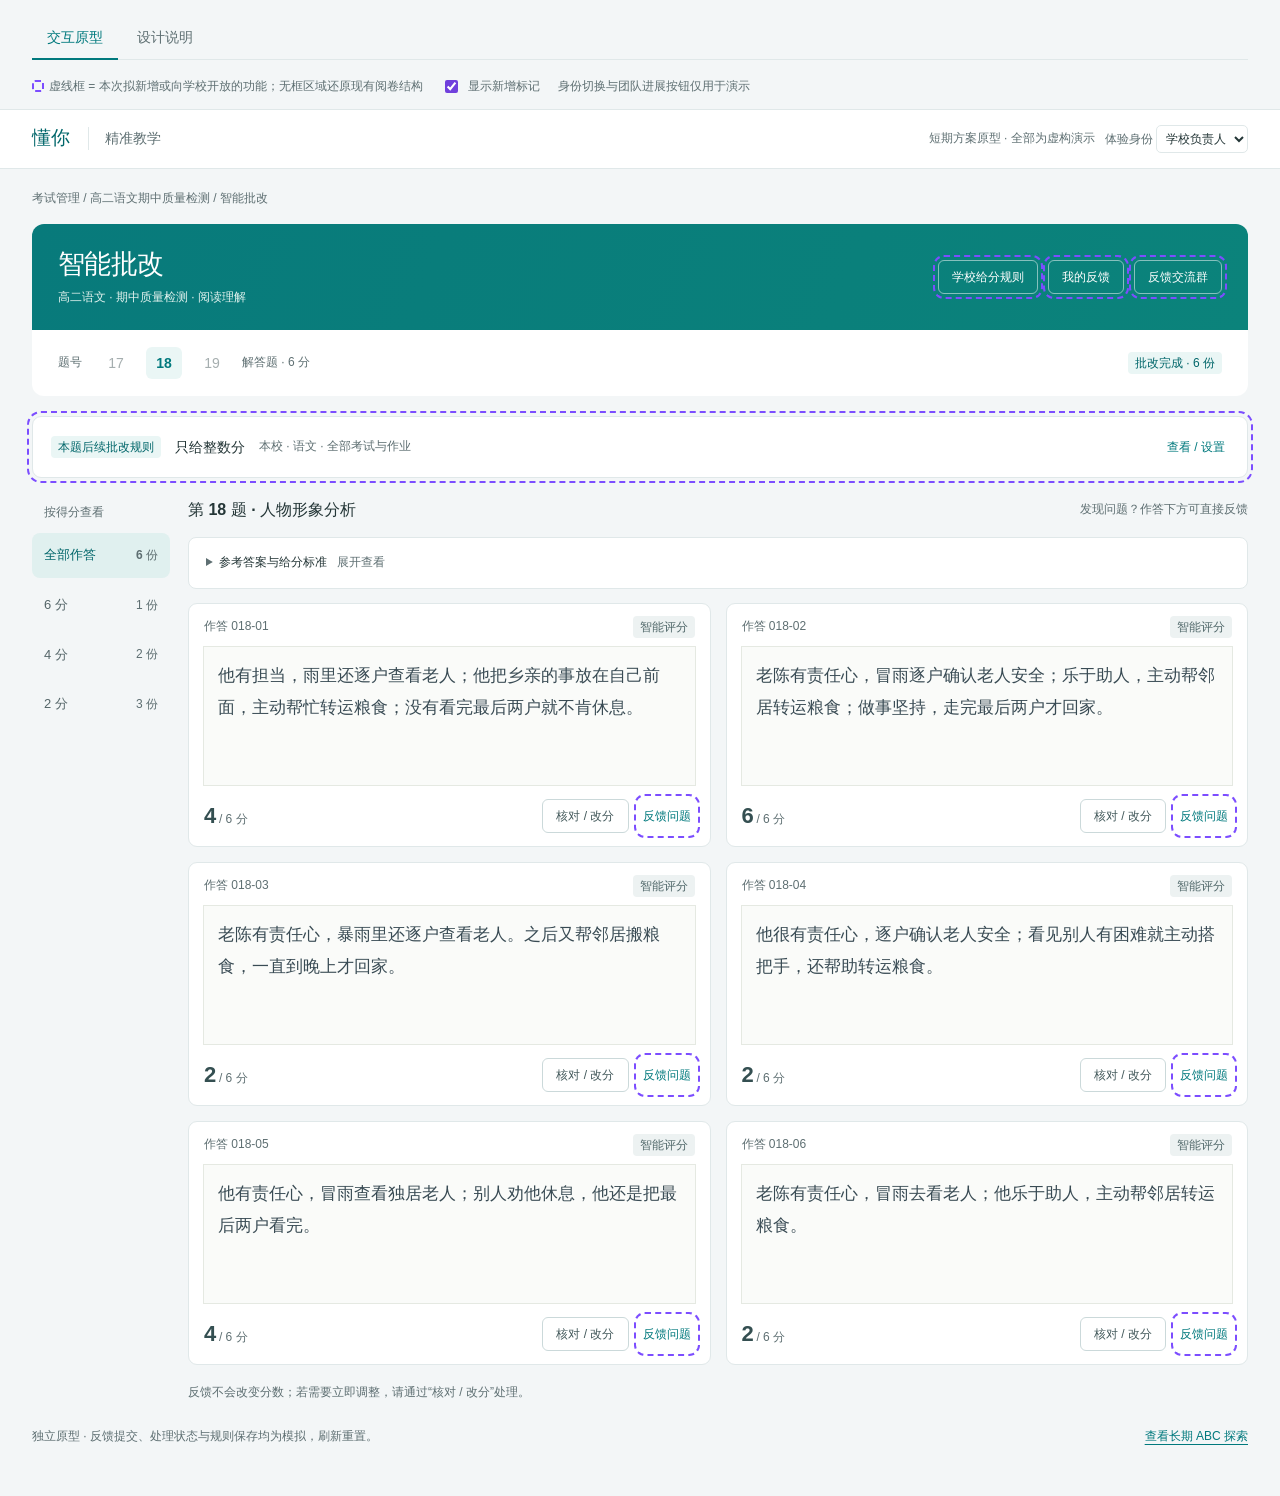
<file: intelligence-support/index.html>
<!doctype html>
<html lang="zh-CN">
<head>
  <meta charset="utf-8">
  <meta name="viewport" content="width=device-width, initial-scale=1">
  <meta name="theme-color" content="#008c90">
  <meta name="description" content="懂你智能批改短期原型：查看学校规则、反馈具体案例、跟踪处理进展。全部内容为虚构演示。">
  <title>智能批改 · 问题反馈闭环原型</title>
  <link rel="icon" href="data:image/svg+xml,%3Csvg xmlns='http://www.w3.org/2000/svg' viewBox='0 0 32 32'%3E%3Crect width='32' height='32' rx='8' fill='%23008c90'/%3E%3Cpath d='M9 8h14v16H9zM12 13h8M12 17h8M12 21h5' stroke='white' fill='none' stroke-width='2'/%3E%3C/svg%3E">
  <link rel="stylesheet" href="./style.css">
  <script defer src="./app.js"></script>
</head>
<body>
  <!-- 短期反馈原型：状态只在内存保留，不提交真实问题或评分。 -->
  <a class="skip-link" href="#main">跳到批改工作区</a>
  <div class="prototype-tools"><nav class="prototype-tabs" role="tablist" aria-label="原型与说明"><button id="prototype-tab" role="tab" aria-controls="app" aria-selected="true" data-prototype-tab="prototype">交互原型</button><button id="design-tab" role="tab" aria-controls="design-panel" aria-selected="false" data-prototype-tab="design">设计说明</button></nav><div class="prototype-legend"><span><i aria-hidden="true"></i>虚线框 = 本次拟新增或向学校开放的功能；无框区域还原现有阅卷结构</span><label><input id="show-new" type="checkbox" checked>显示新增标记</label><span class="muted">身份切换与团队进展按钮仅用于演示</span></div></div>
  <div id="app" role="tabpanel" aria-labelledby="prototype-tab"></div><section id="design-panel" class="design-panel" role="tabpanel" aria-labelledby="design-tab" hidden>
  <header class="design-intro"><h1>智能批改 · 轻量问题反馈闭环</h1><p>先把问题收集完整、让处理进展可见。老师继续正常阅卷，不需要校准样卷或整理评分规则。</p></header>
  <nav class="design-index" aria-label="说明目录"><a href="#design-scope">本期范围</a><a href="#design-entry">页面新增点</a><a href="#design-rules">学校规则</a><a href="#design-feedback">反馈闭环</a><a href="#design-data">上下文与权限</a><a href="#design-demo">体验与边界</a></nav>
  <section id="design-scope"><h2>本期做什么</h2><p>保留现有题号筛选、分数组、作答展示和改分流程。新增学校规则查看设置、具体作答反馈、个人反馈记录及交流群入口。</p><p>新增部分默认用紫色虚线标注；页面顶端可关闭标记。虚线是评审辅助标记，正式产品不显示。</p><div class="design-callout">低负担原则：问题标签与补充说明都可跳过；反馈不改变分数，不要求入群，不要求老师重复截图或手抄定位信息。</div></section>
  <section id="design-entry"><h2>新增入口与页面变化</h2><div class="table-wrap"><table class="record-table"><thead><tr><th>位置</th><th>新增内容</th><th>用户操作</th></tr></thead><tbody><tr><td>页头右侧</td><td>学校给分规则、我的反馈、反馈交流群</td><td>按需进入，不阻断阅卷</td></tr><tr><td>题号筛选下方</td><td>本题后续批改规则摘要</td><td>查看适用范围，必要时进入设置</td></tr><tr><td>每份作答下方</td><td>反馈问题 / 已反馈·查看</td><td>打开简易面板，可不填写直接提交</td></tr><tr><td>反馈面板</td><td>自动关联信息、可选问题标签与说明</td><td>确认提交，原分数不变</td></tr><tr><td>我的反馈与详情</td><td>状态、处理说明、补充反馈、确认解决</td><td>不满意则继续跟进同一记录</td></tr><tr><td>交流群面板</td><td>群二维码及反馈编号使用说明</td><td>自愿入群，带上编号沟通</td></tr></tbody></table></div></section>
  <section id="design-rules"><h2>学校规则：开放已有能力，细分适用范围</h2><p>以既有“整数给分”规则为例，用业务语言解释规则和适用条件，不向老师暴露提示词或处理代码。普通老师查看，学校负责人设置。</p><div class="table-wrap"><table class="record-table"><thead><tr><th>维度</th><th>本次设计</th><th>能力边界</th></tr></thead><tbody><tr><td>学校、科目</td><td>固定当前学校，按科目查看配置</td><td>已核对既有后台源码能力</td></tr><tr><td>年级、题型</td><td>进一步限定规则作用对象</td><td>新增设想，需扩展后端范围匹配</td></tr><tr><td>考试、具体题目</td><td>本次试用优先限定在当前考试或本题</td><td>新增设想，需关联真实考试与题目ID</td></tr><tr><td>保存与历史分数</td><td>只影响范围内后续新发起的批改</td><td>已有分数不自动重评，重新批改需独立操作</td></tr></tbody></table></div><p>正式实施需明确：同一题命中多条规则时的优先级、禁止的冲突组合、长期规则的管理权限和修改记录。原型只演示一条规则，不表示这些机制已实现。</p></section>
  <section id="design-feedback"><h2>反馈闭环：提交之后有去向</h2><ol class="design-flow"><li><strong>发现案例</strong><p>作答旁点“反馈问题”，不离开当前阅卷上下文。</p></li><li><strong>提交反馈</strong><p>自动带上必要信息，用户可选“给分偏低 / 偏高、识别不对、理由不合理、规则未生效、其他”。无必填说明。</p></li><li><strong>已收到 → 处理中</strong><p>进入个人反馈记录，关联服务团队处理。重复点击同一作答进入已有记录。</p></li><li><strong>待您验证</strong><p>展示具体处理说明；“仍有问题”可选填补充，继续跟进原记录，不另建重复问题。</p></li><li><strong>用户确认已解决</strong><p>用户认可处理结果后再结束闭环。团队更新不直接等同于用户认可。</p></li></ol><p>短期可采用列表轻提示或站内通知提醒状态更新；不按改分次数推断反馈质量，也不将“未反馈”视为系统批改正确。通知机制为实施建议，本原型未对接。</p></section>
  <section id="design-data"><h2>自动关联什么，谁能查看</h2><p>建议记录学校、考试、科目、题目与作答标识；作答图片及识别结果；提交时系统评分与理由、答案和规则版本；用户选填标签与说明。截图和定位信息由系统按权限获取，不让老师重复搬运。</p><p>快照不随之后的改分或配置变更覆盖。只关联当前案例所需内容，不提交整班答卷。个人反馈默认本人可见，团队处理依角色授权；群内使用反馈编号，避免直接传播学生答卷和个人信息。</p><p>当前原型使用虚构文本；仅保存提交时的模拟作答、分数和规则描述，未接入真实图片、模型请求、工单或权限接口。</p></section>
  <section><h2>交流群：可选的沟通通道</h2><p>建议先提交案例获得编号，再把编号带进群沟通，避免信息只留在聊天里而丢失处理记录。网页反馈独立可用，不以入群作为获得服务的条件。</p><div class="design-callout">真实入群二维码尚未提供。原型明确显示“群二维码待配置”，没有可误扫的假二维码；正式使用时需处理二维码失效与更新。</div></section>
  <section id="design-demo"><h2>如何体验这份原型</h2><ol><li>回到“交互原型”，打开任意作答的“反馈问题”，直接提交或选择标签补充一句。</li><li>进入“已反馈·查看”，使用明确标注的“模拟团队更新进展”按钮体验处理流程。</li><li>在“待您验证”状态，体验确认解决，或补充后继续跟进。</li><li>通过页头“体验身份”切换学校负责人和普通老师，比较规则编辑和只读状态。</li><li>关闭“显示新增标记”，检查新增能力是否自然融入日常阅卷。</li></ol><p>数据只保留在当前标签内存，切换说明不会清空，刷新重置。所有提交、规则保存与状态变化都是模拟；未实现业务系统接入。</p><p><a href="#prototype">返回交互原型</a> · <a href="https://github.com/liusf1993/dongni-prototypes/tree/main/intelligence-support" target="_blank" rel="noreferrer">查看源码与说明</a></p></section>
</section>

  <dialog id="workspace-dialog" aria-labelledby="dialog-title"></dialog>
  <div id="toast" class="toast" role="status" aria-live="polite"></div>
</body>
</html>
</file>
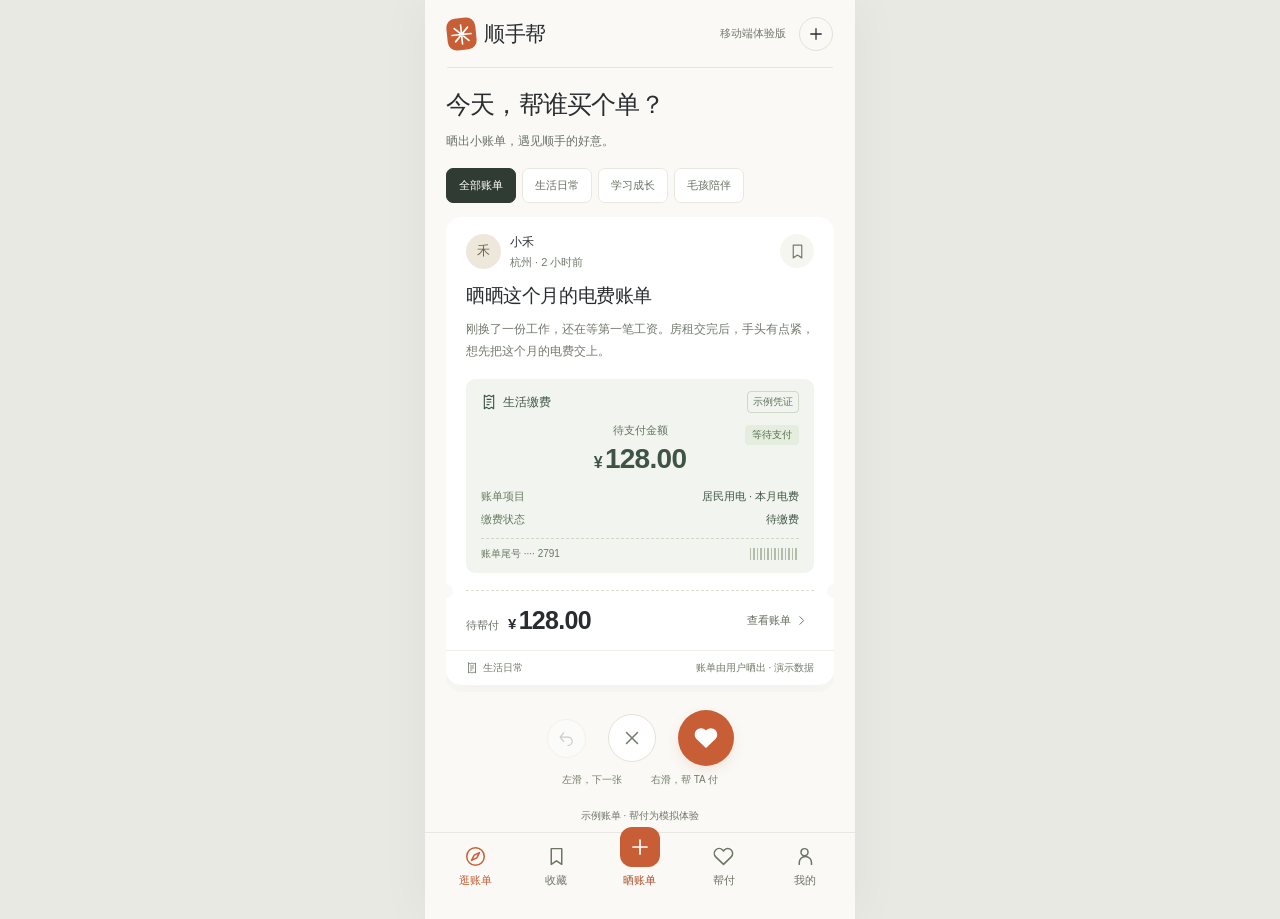
<file: shunshoubang/index.html>
<!doctype html>
<html lang="zh-CN">
<head><meta charset="utf-8"><meta name="viewport" content="width=device-width,initial-scale=1,viewport-fit=cover"><meta name="theme-color" content="#faf9f6"><title>顺手帮 · 晒账单</title><link rel="stylesheet" href="style.css"></head>
<body>
<div class="phone-app">
  <header class="topbar"><a href="#discover" class="brand"><span data-icon="spark"></span>顺手帮</a><span class="demo-label">移动端体验版</span><button class="header-post" data-action="publish" aria-label="晒一张账单"><i data-icon="plus"></i></button></header>
  <main id="main"></main>
  <footer>示例账单 · 帮付为模拟体验</footer>
  <nav class="mobile-nav" aria-label="手机导航">
    <button data-route="discover"><i data-icon="compass"></i><span>逛账单</span></button>
    <button data-route="saved"><i data-icon="bookmark"></i><span>收藏</span><b id="savedCount" hidden>0</b></button>
    <button data-action="publish" class="mobile-add"><i data-icon="plus"></i><span>晒账单</span></button>
    <button data-route="activity"><i data-icon="heart"></i><span>帮付</span></button>
    <button data-route="profile"><i data-icon="user"></i><span>我的</span></button>
  </nav>
</div>
<dialog id="dialog"><div class="modal"><button class="close-button" aria-label="关闭弹窗" id="closeDialog"><i data-icon="close"></i></button><div id="dialogBody"></div></div></dialog>
<div class="toast" role="status" id="toast"></div><script src="app.js"></script>
</body></html>
</file>
<file: intelligence-feedback/style.css>
/* 沿用现有智能批改的青绿、白色工作区和题目分组，增加明确的反馈层级。 */
:root{--teal:#007e82;--teal-dark:#00666a;--teal-soft:#eaf6f5;--ink:#243637;--muted:#647477;--line:#e0e8e9;--canvas:#f3f6f7;--paper:#fff;--amber:#956016;--amber-soft:#fcf4e6;--red:#ab4141;--radius:12px;--elevation:0 12px 36px rgba(0,0,0,.13);font-family:-apple-system,BlinkMacSystemFont,"PingFang SC","Microsoft YaHei",sans-serif;color:var(--ink);font-synthesis:none}
*{box-sizing:border-box}body{margin:0;background:var(--canvas);font-size:14px;line-height:1.6}button,input,textarea,select{font:inherit}button,a,input,select,textarea{-webkit-tap-highlight-color:transparent}button{cursor:pointer}button:disabled{cursor:not-allowed;opacity:.48}a{color:var(--teal);text-underline-offset:4px}button:focus-visible,a:focus-visible,input:focus-visible,textarea:focus-visible,select:focus-visible{outline:3px solid #52a9ac;outline-offset:3px}::selection{background:#b9e3df;color:#123f40}input,textarea{caret-color:var(--teal)}h1,h2,h3,h4,p{margin:0}h1{font-size:27px;line-height:1.3;letter-spacing:-.02em}h2{font-size:20px;line-height:1.45}h3{font-size:16px;line-height:1.5}h4{font-size:14px}small,.small{font-size:12px}strong{font-weight:600}.muted{color:var(--muted)}.teal{color:var(--teal)}.icon{width:18px;height:18px;vertical-align:-3px;flex-shrink:0}.row{display:flex;align-items:center;gap:10px}.between{display:flex;align-items:center;justify-content:space-between;gap:16px}.wrap{flex-wrap:wrap}.stack{display:grid;gap:16px}.grow{flex:1;min-width:0}.hidden{display:none!important}.skip-link{position:fixed;top:-60px;left:20px;z-index:100;background:#fff;padding:10px}.skip-link:focus{top:8px}
.global-header{height:60px;background:white;border-bottom:1px solid var(--line);display:flex;align-items:center;justify-content:space-between;padding:0 32px;gap:20px}.brand{display:flex;align-items:center;gap:10px;font-size:19px;font-weight:650;color:var(--teal-dark);white-space:nowrap}.brand-mark{width:28px;height:28px;background:var(--teal);border-radius:7px;display:grid;place-items:center;color:white}.brand-sub{border-left:1px solid var(--line);padding-left:16px;margin-left:8px;color:var(--muted);font-size:14px;font-weight:400}.demo-label{font-size:12px;color:var(--muted);display:flex;gap:8px;align-items:center}.demo-dot{width:6px;height:6px;border-radius:50%;background:#bc8b3c}.avatar{height:29px;width:29px;border-radius:50%;background:var(--teal-soft);color:var(--teal);display:grid;place-items:center;font-size:12px}
.page{max-width:1650px;margin:0 auto;padding:20px 32px 112px}.breadcrumb{color:var(--muted);font-size:12px;display:flex;align-items:center;gap:8px;margin-bottom:16px}.breadcrumb .icon{width:13px;height:13px}.exam-header{background:linear-gradient(112deg,#087a7b,#0b837b);color:#fff;border-radius:12px 12px 0 0;padding:23px 26px;display:flex;align-items:center;justify-content:space-between;gap:22px}.exam-title{display:flex;align-items:center;gap:14px}.exam-symbol{height:46px;width:46px;display:grid;place-items:center;border-radius:10px;background:rgba(255,255,255,.13)}.exam-symbol .icon{width:26px;height:26px}.exam-header p{font-size:12px;color:#e3f3ef;margin-top:6px}.exam-header .btn{color:white;border-color:rgba(255,255,255,.5);background:transparent}.exam-header .btn:hover{background:rgba(255,255,255,.1)}.filters{background:#fff;padding:17px 26px;display:flex;align-items:center;justify-content:space-between;gap:16px;border-radius:0 0 12px 12px}.filter-line{display:flex;align-items:center;gap:12px;flex-wrap:wrap}.filter-label{font-size:12px;color:var(--muted);margin-right:4px}.question{width:36px;height:32px;border:0;background:transparent;border-radius:6px;color:#455759}.question.active{background:var(--teal-soft);color:var(--teal);font-weight:650}.question:hover{background:#f0f5f5}.class-select{border:0;background:#f4f7f7;color:var(--ink);border-radius:5px;padding:5px 10px}.work-tabs{display:flex;gap:28px;border-bottom:1px solid var(--line);margin:20px 0 18px;align-items:center}.tab{background:transparent;border:0;border-bottom:2px solid transparent;color:var(--muted);padding:0 0 12px;font-weight:500;display:flex;align-items:center;gap:7px}.tab.active{border-color:var(--teal);color:var(--teal);font-weight:650}.count{font-size:11px;background:#e7eeee;border-radius:4px;padding:0 5px;min-width:18px;text-align:center}.tab.active .count{background:#dcefed;color:var(--teal-dark)}.tab-caption{margin-left:auto;align-self:flex-start;font-size:12px;color:var(--muted)}
.btn{min-height:34px;border:1px solid #cbd9da;background:#fff;border-radius:6px;padding:7px 13px;display:inline-flex;align-items:center;justify-content:center;gap:6px;line-height:1.35;color:#42585a;font-size:12px;font-weight:500;text-decoration:none;white-space:nowrap;transition:background .15s,color .15s}.btn:hover{background:#f0f7f6;border-color:#95bab9;color:var(--teal)}.btn.primary{background:var(--teal);border-color:var(--teal);color:white}.btn.primary:hover{background:var(--teal-dark)}.btn.soft{border-color:transparent;background:var(--teal-soft);color:var(--teal-dark)}.btn.text{background:transparent;border-color:transparent;padding-left:3px;padding-right:3px;color:var(--teal)}.btn.compact{min-height:28px;padding:4px 8px}.btn .icon{width:15px;height:15px}.icon-btn{border:0;border-radius:5px;background:transparent;width:30px;height:30px;display:inline-grid;place-items:center;color:var(--muted)}.icon-btn:hover{background:#eaf3f2;color:var(--teal)}.tag{display:inline-flex;align-items:center;gap:4px;padding:3px 7px;background:#edf2f2;border-radius:4px;font-size:11px;line-height:1.4;color:#52696b;white-space:nowrap}.tag.green{background:var(--teal-soft);color:var(--teal-dark)}.tag.amber{background:var(--amber-soft);color:var(--amber)}.tag .icon{width:12px;height:12px}.surface{background:#fff;border-radius:var(--radius);border:1px solid var(--line)}.section-head{padding:20px 22px 16px;display:flex;align-items:center;justify-content:space-between;gap:14px}.section-head p{color:var(--muted);font-size:12px;margin-top:5px}
.workbench{display:grid;grid-template-columns:138px minmax(0,1fr) 300px;gap:18px;align-items:start}.score-nav{padding-top:5px}.score-nav h3{font-size:12px;color:var(--muted);font-weight:400;margin:0 12px 12px}.score-group{border:0;background:transparent;width:100%;padding:12px;border-radius:8px;display:flex;align-items:center;justify-content:space-between;color:#546568;font-size:13px;margin-bottom:5px}.score-group.active{background:#e0f0ef;color:var(--teal-dark);font-weight:600}.score-group:hover{background:#e8f2f1}.score-group small{font-size:11px;color:var(--muted)}.nav-note{border-top:1px solid var(--line);margin:16px 10px 0;padding-top:15px;color:var(--muted);font-size:11px;line-height:1.8}.review-area{min-width:0}.review-toolbar{display:flex;align-items:center;justify-content:space-between;gap:12px;padding-bottom:13px}.segmented{display:flex;gap:3px;background:#e8eeee;padding:3px;border-radius:6px}.segmented button{border:0;border-radius:4px;padding:5px 10px;background:transparent;color:#607174;font-size:12px}.segmented button.active{background:white;color:var(--teal);box-shadow:0 1px 3px rgba(20,50,50,.08)}.review-count{font-size:12px;color:var(--muted)}.review-count strong{color:var(--teal);font-variant-numeric:tabular-nums}
.reference{padding:14px 17px;margin-bottom:14px;background:white;border:1px solid var(--line);border-radius:8px}.reference summary{font-size:12px;cursor:pointer;color:var(--muted);line-height:1.8}.reference summary strong{color:var(--ink);margin-right:10px}.reference p{font-size:12px;line-height:1.85;margin-top:9px}.reference .rubric-line{margin-top:6px}.prompt-strip{padding:13px 16px;margin-bottom:17px;background:#e8f4f1;border-radius:8px;display:flex;align-items:center;gap:12px}.prompt-strip p{font-size:12px;line-height:1.7}.prompt-strip strong{font-size:13px;color:#165d58}.prompt-symbol{color:var(--teal);align-self:flex-start;margin-top:3px}.answers-grid{display:grid;grid-template-columns:repeat(2,minmax(0,1fr));gap:15px}.answer-card{border:1px solid var(--line);background:white;border-radius:9px;overflow:hidden}.answer-top{padding:12px 15px 8px;display:flex;justify-content:space-between;align-items:center;font-size:11px;color:var(--muted)}.answer-paper{margin:0 14px;min-height:130px;padding:13px 14px;background:#fafbf9;border:1px solid #e5e9e2;font-family:"Kaiti SC","STKaiti","KaiTi",serif;font-size:17px;line-height:1.85;color:#394b54;position:relative}.answer-paper mark{background:#e1eee7;color:inherit;padding:1px 3px;text-decoration:underline;text-decoration-color:#76a99c;text-underline-offset:5px}.answer-paper .missing{color:#5f6a6c}.answer-bottom{padding:12px 15px;display:flex;align-items:center;justify-content:space-between;gap:10px}.score{font-size:22px;font-weight:600;font-variant-numeric:tabular-nums;letter-spacing:-.03em;color:#344f51}.score small{font-size:12px;font-weight:400;color:var(--muted);letter-spacing:0}.old-score{font-size:12px;text-decoration:line-through;color:var(--muted);margin-right:5px}.answer-actions{display:flex;align-items:center;gap:4px}.answer-feedback{border-top:1px solid #ecf1ef;padding:7px 15px;background:#f3f9f6;font-size:11px;color:#426b62}.pagination{margin:19px 0;display:flex;align-items:center;justify-content:space-between;color:var(--muted);font-size:12px}.pagination .page-index{border:0;background:var(--teal-soft);color:var(--teal);border-radius:4px;padding:4px 11px}.empty{padding:50px 24px;text-align:center;background:#fff;border:1px dashed #c9d7d7;border-radius:8px}.empty h3{margin-bottom:7px}.empty p{font-size:12px;color:var(--muted);margin-bottom:15px}
.feedback-aside{background:#fff;border:1px solid var(--line);border-radius:10px;overflow:hidden}.aside-title{padding:17px 18px;border-bottom:1px solid var(--line);display:flex;align-items:center;justify-content:space-between}.aside-title h3{font-size:14px}.aside-body{padding:19px 18px}.aside-question{font-size:17px;line-height:1.65;font-weight:600;margin:11px 0}.aside-body>p{font-size:12px;color:var(--muted);line-height:1.85}.aside-body .btn{margin-top:16px;width:100%}.aside-meta{padding:15px 18px;border-top:1px solid var(--line);background:#fafcfc}.aside-meta p{font-size:11px;color:var(--muted);line-height:1.8}.aside-rule{border-top:1px solid var(--line);padding:18px}.aside-rule p{font-size:12px;margin:9px 0;color:var(--muted)}.aside-rule .btn{width:100%}.activity-entry{display:flex;gap:10px;margin:13px 0;font-size:12px}.activity-dot{width:7px;height:7px;flex:none;border-radius:50%;margin-top:6px;background:#73a89d}.activity-entry time{display:block;font-size:11px;color:var(--muted);margin-top:3px}.aside-footer{padding:13px 18px;border-top:1px solid var(--line)}
.studio{display:grid;grid-template-columns:245px minmax(0,1fr);gap:20px}.issue-list{background:white;border-radius:10px;border:1px solid var(--line);overflow:hidden}.issue-list h3{padding:19px 17px;border-bottom:1px solid var(--line);font-size:13px}.issue-button{display:block;width:100%;border:0;border-bottom:1px solid var(--line);background:white;text-align:left;padding:18px 17px;color:var(--ink)}.issue-button.active{background:#eaf5f2}.issue-button strong{display:block;font-size:13px;margin:7px 0}.issue-button p{font-size:11px;color:var(--muted);line-height:1.8}.issue-bottom{padding:18px 17px;font-size:11px;color:var(--muted)}.studio-content{padding:24px}.studio-heading{max-width:760px;margin-bottom:22px}.studio-heading h2{font-size:24px}.studio-heading p{margin-top:9px;color:var(--muted);font-size:13px;line-height:1.8}.comparison-grid{display:grid;grid-template-columns:repeat(3,minmax(0,1fr));gap:18px}.sample-column{min-width:0;border-top:2px solid #bdd7d0;padding-top:13px}.sample-column .answer-paper{margin:12px 0;min-height:170px;font-size:17px}.sample-column p{font-size:12px;color:var(--muted)}.sample-label{display:flex;align-items:center;justify-content:space-between;gap:8px;font-size:12px}.sample-label strong{font-size:13px}.field-label{display:block;font-size:12px;font-weight:500;margin:13px 0 7px}.select-score{border:1px solid #bfcfd0;border-radius:5px;background:#fff;padding:7px 10px;color:var(--ink);width:100%;font-size:13px}.rule-editor{margin-top:24px;border-top:1px solid var(--line);padding-top:19px}.rule-editor textarea,.text-input{width:100%;resize:vertical;border:1px solid #bfced0;border-radius:6px;padding:12px;background:#fff;line-height:1.8;font-size:13px;color:var(--ink)}textarea::placeholder{color:#68797c}.editor-footer{display:flex;justify-content:space-between;align-items:center;gap:18px;margin-top:15px}.editor-footer p{font-size:11px;color:var(--muted)}.field-error{font-size:12px;color:var(--red);margin-top:10px}.scope-note{display:flex;align-items:center;gap:8px;padding:10px 0;color:var(--muted);font-size:12px}.scope-note .icon{width:15px}
.flow-header{margin:4px 0 20px;display:grid;grid-template-columns:repeat(4,minmax(0,1fr));gap:0;border:1px solid var(--line);border-radius:9px;background:white;overflow:hidden}.flow-step{padding:16px 18px;text-align:left;background:white;border:0;border-right:1px solid var(--line);display:flex;align-items:center;gap:12px;color:var(--muted)}.flow-step:last-child{border:0}.flow-step.active{background:var(--teal-soft);color:var(--teal-dark)}.flow-step .step-num{height:27px;width:27px;border-radius:50%;display:grid;place-items:center;background:#edf2f2;flex-shrink:0;font-size:12px}.flow-step.active .step-num{background:var(--teal);color:white}.flow-step strong{display:block;font-size:13px}.flow-step small{font-size:11px}.flow-content{max-width:1100px;margin:0 auto}.setup-layout{display:grid;grid-template-columns:1.3fr 1fr;gap:32px;padding:27px}.setup-layout h2{margin-bottom:12px}.setup-layout p{font-size:13px;line-height:1.9}.criteria{margin:20px 0}.criterion{padding:14px 0;border-bottom:1px solid var(--line);display:flex;gap:15px;align-items:start}.criterion .points{font-size:12px;background:#eaf4f1;color:var(--teal-dark);padding:3px 7px;border-radius:4px;white-space:nowrap}.criterion p{font-size:12px;color:var(--muted);margin-top:3px}.setup-side{padding:23px;background:#f5f8f7;border-radius:9px}.setup-side h3{margin-bottom:14px}.choice-row{display:block;padding:11px 0;font-size:13px}.choice-row input{accent-color:var(--teal);margin-right:8px}.flow-footer{border-top:1px solid var(--line);padding:17px 25px;display:flex;align-items:center;justify-content:space-between;gap:20px}.flow-footer p{font-size:12px;color:var(--muted)}
.records-layout{display:grid;grid-template-columns:minmax(0,1fr) 300px;gap:20px}.rules-content{padding:25px}.rule-row{padding:21px 0;border-bottom:1px solid var(--line)}.rule-row:last-child{border-bottom:0}.rule-row h3{margin:9px 0;font-size:15px}.rule-row p{font-size:13px;line-height:1.9;max-width:75ch}.rule-row .row{margin-top:12px}.rule-row .meta{font-size:11px;color:var(--muted);margin-top:10px}.record-table{width:100%;border-collapse:collapse;font-size:12px;text-align:left}.record-table th{font-weight:500;color:var(--muted);background:#f7f9f9}.record-table td,.record-table th{padding:14px 16px;border-bottom:1px solid var(--line);vertical-align:top}.record-table td p{margin-top:5px;color:var(--muted);font-size:11px;max-width:55ch}.table-wrap{overflow:auto}.report-note{padding:18px 22px;color:var(--muted);font-size:12px;line-height:1.85}.report-result{padding:24px;background:#eaf5f1;border-radius:9px;margin:0 0 22px}.report-result h2{margin-bottom:8px}.report-result p{font-size:13px;line-height:1.85}.report-result .btn{margin-top:15px}.impact-summary{display:flex;gap:28px;padding:19px 0;margin:17px 0;border-block:1px solid var(--line);flex-wrap:wrap}.impact-summary strong{font-size:24px;font-variant-numeric:tabular-nums}.impact-summary span{font-size:12px;color:var(--muted);margin-left:7px}.holdout{background:#f7f9f8;padding:17px;border-radius:8px;margin-top:18px}.holdout h3{font-size:13px;margin-bottom:9px}.holdout p{font-size:12px;color:var(--muted);line-height:1.8}.check-cell{width:35px}.check-cell input{accent-color:var(--teal);width:15px;height:15px}.change-arrow{color:var(--teal);font-weight:600}.inline-note{padding:10px 13px;background:var(--amber-soft);color:#815518;font-size:12px;border-radius:6px;margin:14px 0}
/* 对比与改分需要集中查看证据，由原生 dialog 管理焦点，单一正文容器负责滚动。 */
dialog{border:0;border-radius:14px;padding:0;max-width:1050px;width:calc(100% - 48px);max-height:calc(100dvh - 64px);color:var(--ink);box-shadow:0 24px 80px rgba(0,0,0,.24);overflow:hidden}dialog[open]{display:flex;flex-direction:column}dialog::backdrop{background:rgba(22,45,48,.4)}.dialog-header{padding:21px 25px;border-bottom:1px solid var(--line);display:flex;align-items:start;justify-content:space-between;gap:20px;flex-shrink:0}.dialog-header p{font-size:12px;color:var(--muted);margin-top:6px}.dialog-scroll{overflow-y:auto;padding:24px 25px;min-height:0;overscroll-behavior:contain}.dialog-footer{padding:16px 25px;border-top:1px solid var(--line);display:flex;align-items:center;justify-content:space-between;gap:16px;flex-shrink:0;background:white}.dialog-footer p{font-size:11px;color:var(--muted)}.review-detail{display:grid;grid-template-columns:1.15fr 1fr;gap:27px}.review-detail .answer-paper{margin:12px 0 20px;min-height:200px;font-size:21px;padding:25px}.evidence-list{padding:0;list-style:none;font-size:12px}.evidence-list li{padding:10px 0;border-bottom:1px solid var(--line);display:flex;justify-content:space-between;gap:12px}.evidence-list .ok{color:var(--teal)}.score-input-wrap{display:flex;align-items:center;gap:10px;margin:14px 0 20px}.score-input{width:85px;border:1px solid #b7c9ca;border-radius:6px;padding:9px 12px;font-size:26px;font-weight:600;text-align:center;color:var(--teal);font-variant-numeric:tabular-nums}.reason-options{display:flex;gap:7px;flex-wrap:wrap;margin-bottom:16px}.reason-option{border:1px solid #d4dfe0;background:#fff;border-radius:5px;padding:7px 9px;color:#52696b;font-size:12px}.reason-option.active{border-color:var(--teal);background:var(--teal-soft);color:var(--teal-dark)}.review-detail textarea{min-height:85px}.dialog-success{padding:25px 0;text-align:center}.success-symbol{height:52px;width:52px;border-radius:50%;display:grid;place-items:center;background:var(--teal-soft);color:var(--teal);margin:0 auto 20px}.success-symbol .icon{height:27px;width:27px}.dialog-success h2{margin-bottom:12px}.dialog-success p{color:var(--muted);max-width:60ch;margin:0 auto 10px;font-size:13px;line-height:1.9}
/* 切换条属于原型工具，明确显示当前方案、共享状态和重置入口。 */
.prototype-dock{position:fixed;bottom:18px;left:50%;transform:translateX(-50%);display:flex;align-items:center;gap:9px;background:#203d3e;color:#f4fafa;padding:9px 11px;border-radius:12px;box-shadow:0 8px 30px rgba(0,0,0,.24);z-index:30;max-width:calc(100vw - 24px);font-size:12px}.prototype-dock .dock-title{color:#b8cfd0;font-size:11px;padding:0 6px;border-right:1px solid #486263;white-space:nowrap}.prototype-dock .icon-btn{color:#d8e5e5;width:28px;height:28px}.prototype-dock .icon-btn:hover{background:#3b5959;color:white}.variant-btn{border:0;border-radius:6px;background:transparent;padding:8px 12px;color:#cfdfdf;font-size:12px;white-space:nowrap}.variant-btn.active{color:#1e4745;background:#e5f3ef;font-weight:650}.variant-btn:hover{background:#355454;color:white}.variant-btn.active:hover{background:#fff;color:var(--teal)}.dock-state{border-left:1px solid #486263;padding-left:12px;font-size:11px;color:#c1d5d5;white-space:nowrap}.dock-state strong{color:white;font-weight:500}.dock-reset{border:0;border-left:1px solid #486263;background:transparent;padding:4px 8px 4px 12px;color:#d3e2e2;font-size:11px;white-space:nowrap}.toast{position:fixed;top:78px;left:50%;transform:translateX(-50%);background:#264b47;color:white;border-radius:7px;padding:12px 20px;font-size:13px;box-shadow:var(--elevation);z-index:100;opacity:0;pointer-events:none;max-width:calc(100% - 32px)}.toast.show{opacity:1;animation:toast-enter .22s ease-out}.footer-note{color:var(--muted);font-size:11px;margin-top:25px;display:flex;justify-content:space-between;gap:12px}.field-label .optional{font-weight:400;color:var(--muted)}body:has(dialog[open]){overflow:hidden}*{scrollbar-width:thin;scrollbar-color:#b8cdca transparent}
@keyframes toast-enter{from{transform:translate(-50%,-8px)}to{transform:translate(-50%,0)}}
@media(min-width:1600px){.workbench{grid-template-columns:145px minmax(0,1fr) 325px}.answer-paper{min-height:145px}}
@media(max-width:1190px){.page{padding-inline:22px}.workbench{grid-template-columns:115px minmax(0,1fr) 265px;gap:13px}.answer-paper{font-size:15px;min-height:145px;padding:10px}.answer-bottom{padding:10px}.answer-actions .btn{padding:6px 8px}.studio{grid-template-columns:210px minmax(0,1fr)}.studio-content{padding:20px}.comparison-grid{gap:12px}.sample-column .answer-paper{font-size:16px;min-height:200px}.prototype-dock .dock-state{display:none}}
@media(max-width:960px){.page{padding-inline:18px}.workbench{grid-template-columns:100px minmax(0,1fr)}.feedback-aside{grid-column:2}.feedback-aside .aside-body{padding:16px}.aside-body .btn{width:auto}.aside-question{font-size:16px}.aside-meta,.aside-rule,.aside-footer{display:none}.records-layout{grid-template-columns:1fr}.records-layout .feedback-aside{grid-column:auto}.studio{grid-template-columns:1fr}.issue-list{display:flex;overflow:auto}.issue-list h3,.issue-bottom{display:none}.issue-button{border-bottom:0;border-right:1px solid var(--line);min-width:220px}.flow-step{padding:14px 10px;gap:8px}.flow-step small{display:none}.setup-layout{gap:20px}.demo-label{font-size:11px}.tab-caption{display:none}.prototype-dock{gap:3px}.variant-btn{padding-inline:9px}.prompt-strip{flex-wrap:wrap}.prompt-strip .grow{min-width:200px}.comparison-grid{gap:14px}}
@media(max-width:640px){body{font-size:13px}.global-header{height:54px;padding:0 16px}.brand{font-size:17px}.brand-sub,.demo-label .demo-text,.avatar{display:none}.demo-label{white-space:nowrap}.page{padding:15px 12px 115px}.breadcrumb{font-size:11px;margin-bottom:13px}.exam-header{padding:18px;gap:12px;align-items:start}h1{font-size:23px}.exam-symbol{display:none}.exam-header .btn{padding:6px 8px;font-size:11px;min-height:30px}.exam-header p{font-size:11px;max-width:210px}.filters{padding:14px 17px;align-items:start;flex-wrap:wrap}.filter-line{gap:8px}.filter-right{width:100%;justify-content:space-between;border-top:1px solid var(--line);padding-top:10px}.work-tabs{gap:23px;margin:18px 0 14px}.tab{font-size:12px}.workbench{grid-template-columns:1fr;gap:13px}.score-nav{display:flex;gap:5px;overflow:auto;padding:0}.score-nav h3,.nav-note{display:none}.score-group{flex:0 0 auto;width:auto;min-width:78px;gap:10px;margin:0;padding:8px 12px;white-space:nowrap;background:#eaf0ef}.feedback-aside{grid-column:auto}.review-toolbar{gap:6px}.segmented button{padding:5px 8px;font-size:11px}.review-count{font-size:11px}.reference{padding:12px}.prompt-strip{gap:8px;padding:12px}.prompt-strip .grow{min-width:180px}.prompt-strip .btn{margin-left:25px}.answers-grid{grid-template-columns:1fr;gap:12px}.answer-paper{min-height:110px;font-size:18px}.answer-top{padding:12px 15px 9px}.answer-bottom{padding:12px 15px}.pagination{margin-bottom:5px}.feedback-aside .aside-body .btn{width:100%}.prototype-dock{bottom:10px;width:calc(100% - 20px);padding:7px 8px;justify-content:space-between;flex-wrap:wrap;row-gap:3px}.prototype-dock .dock-title{font-size:10px;padding:0 5px}.variant-btn{padding:7px 7px;font-size:11px}.prototype-dock>.icon-btn{display:none}.dock-reset{font-size:10px;padding-left:7px}.footer-note{font-size:10px;display:block}.footer-note a{display:block;margin-top:5px}.studio-content{padding:18px}.studio-heading h2{font-size:21px}.comparison-grid{grid-template-columns:1fr;gap:22px}.sample-column .answer-paper{min-height:115px}.sample-column .select-score{max-width:170px}.editor-footer{align-items:start;flex-direction:column}.editor-footer .row{width:100%;justify-content:flex-end}.flow-header{grid-template-columns:repeat(4,minmax(0,1fr));margin-bottom:14px}.flow-step{padding:10px 4px;gap:6px;flex-direction:column;text-align:center}.flow-step strong{font-size:11px}.flow-step .step-num{height:23px;width:23px;font-size:11px}.setup-layout{grid-template-columns:1fr;padding:19px;gap:20px}.flow-footer{padding:14px 18px;flex-wrap:wrap}.flow-footer p{font-size:11px}.rules-content{padding:19px}.section-head{padding:18px}.records-layout{gap:14px}.record-table th,.record-table td{padding:12px;font-size:11px}.report-result{padding:19px}.impact-summary{gap:18px}.impact-summary strong{font-size:21px}.impact-summary span{font-size:11px}.review-detail{grid-template-columns:1fr;gap:20px}.review-detail .answer-paper{font-size:19px;min-height:130px;padding:17px}dialog{width:calc(100% - 20px);max-height:calc(100dvh - 24px);border-radius:11px}.dialog-header{padding:17px 18px}.dialog-header h2{font-size:19px}.dialog-scroll{padding:18px}.dialog-footer{padding:13px 18px;flex-wrap:wrap}.dialog-footer p{font-size:10px}.dialog-footer .row{margin-left:auto}.scope-note{font-size:11px}.toast{top:65px;font-size:12px;width:max-content;text-align:center}.table-wrap{max-width:100%}.holdout{padding:13px}.flow-content .section-head{align-items:start}}
@media(prefers-reduced-motion:reduce){*,*::before,*::after{animation:none!important;transition:none!important;scroll-behavior:auto!important}}
</file>
<file: intelligence-support/style.css>
/* 沿用现有智能批改的青绿、白色工作区和题目分组，增加明确的反馈层级。 */
:root{--teal:#007e82;--teal-dark:#00666a;--teal-soft:#eaf6f5;--ink:#243637;--muted:#647477;--line:#e0e8e9;--canvas:#f3f6f7;--paper:#fff;--amber:#956016;--amber-soft:#fcf4e6;--red:#ab4141;--radius:12px;--elevation:0 12px 36px rgba(0,0,0,.13);font-family:-apple-system,BlinkMacSystemFont,"PingFang SC","Microsoft YaHei",sans-serif;color:var(--ink);font-synthesis:none}
*{box-sizing:border-box}body{margin:0;background:var(--canvas);font-size:14px;line-height:1.6}button,input,textarea,select{font:inherit}button,a,input,select,textarea{-webkit-tap-highlight-color:transparent}button{cursor:pointer}button:disabled{cursor:not-allowed;opacity:.48}a{color:var(--teal);text-underline-offset:4px}button:focus-visible,a:focus-visible,input:focus-visible,textarea:focus-visible,select:focus-visible{outline:3px solid #52a9ac;outline-offset:3px}::selection{background:#b9e3df;color:#123f40}input,textarea{caret-color:var(--teal)}h1,h2,h3,h4,p{margin:0}h1{font-size:27px;line-height:1.3;letter-spacing:-.02em}h2{font-size:20px;line-height:1.45}h3{font-size:16px;line-height:1.5}h4{font-size:14px}small,.small{font-size:12px}strong{font-weight:600}.muted{color:var(--muted)}.teal{color:var(--teal)}.icon{width:18px;height:18px;vertical-align:-3px;flex-shrink:0}.row{display:flex;align-items:center;gap:10px}.between{display:flex;align-items:center;justify-content:space-between;gap:16px}.wrap{flex-wrap:wrap}.stack{display:grid;gap:16px}.grow{flex:1;min-width:0}.hidden{display:none!important}.skip-link{position:fixed;top:-60px;left:20px;z-index:100;background:#fff;padding:10px}.skip-link:focus{top:8px}
.global-header{height:60px;background:white;border-bottom:1px solid var(--line);display:flex;align-items:center;justify-content:space-between;padding:0 32px;gap:20px}.brand{display:flex;align-items:center;gap:10px;font-size:19px;font-weight:650;color:var(--teal-dark);white-space:nowrap}.brand-mark{width:28px;height:28px;background:var(--teal);border-radius:7px;display:grid;place-items:center;color:white}.brand-sub{border-left:1px solid var(--line);padding-left:16px;margin-left:8px;color:var(--muted);font-size:14px;font-weight:400}.demo-label{font-size:12px;color:var(--muted);display:flex;gap:8px;align-items:center}.demo-dot{width:6px;height:6px;border-radius:50%;background:#bc8b3c}.avatar{height:29px;width:29px;border-radius:50%;background:var(--teal-soft);color:var(--teal);display:grid;place-items:center;font-size:12px}
.page{max-width:1650px;margin:0 auto;padding:20px 32px 112px}.breadcrumb{color:var(--muted);font-size:12px;display:flex;align-items:center;gap:8px;margin-bottom:16px}.breadcrumb .icon{width:13px;height:13px}.exam-header{background:linear-gradient(112deg,#087a7b,#0b837b);color:#fff;border-radius:12px 12px 0 0;padding:23px 26px;display:flex;align-items:center;justify-content:space-between;gap:22px}.exam-title{display:flex;align-items:center;gap:14px}.exam-symbol{height:46px;width:46px;display:grid;place-items:center;border-radius:10px;background:rgba(255,255,255,.13)}.exam-symbol .icon{width:26px;height:26px}.exam-header p{font-size:12px;color:#e3f3ef;margin-top:6px}.exam-header .btn{color:white;border-color:rgba(255,255,255,.5);background:transparent}.exam-header .btn:hover{background:rgba(255,255,255,.1)}.filters{background:#fff;padding:17px 26px;display:flex;align-items:center;justify-content:space-between;gap:16px;border-radius:0 0 12px 12px}.filter-line{display:flex;align-items:center;gap:12px;flex-wrap:wrap}.filter-label{font-size:12px;color:var(--muted);margin-right:4px}.question{width:36px;height:32px;border:0;background:transparent;border-radius:6px;color:#455759}.question.active{background:var(--teal-soft);color:var(--teal);font-weight:650}.question:hover{background:#f0f5f5}.class-select{border:0;background:#f4f7f7;color:var(--ink);border-radius:5px;padding:5px 10px}.work-tabs{display:flex;gap:28px;border-bottom:1px solid var(--line);margin:20px 0 18px;align-items:center}.tab{background:transparent;border:0;border-bottom:2px solid transparent;color:var(--muted);padding:0 0 12px;font-weight:500;display:flex;align-items:center;gap:7px}.tab.active{border-color:var(--teal);color:var(--teal);font-weight:650}.count{font-size:12px;background:#e7eeee;border-radius:4px;padding:0 5px;min-width:18px;text-align:center}.tab.active .count{background:#dcefed;color:var(--teal-dark)}.tab-caption{margin-left:auto;align-self:flex-start;font-size:12px;color:var(--muted)}
.btn{min-height:34px;border:1px solid #cbd9da;background:#fff;border-radius:6px;padding:7px 13px;display:inline-flex;align-items:center;justify-content:center;gap:6px;line-height:1.35;color:#42585a;font-size:12px;font-weight:500;text-decoration:none;white-space:nowrap;transition:background .15s,color .15s}.btn:hover{background:#f0f7f6;border-color:#95bab9;color:var(--teal)}.btn.primary{background:var(--teal);border-color:var(--teal);color:white}.btn.primary:hover{background:var(--teal-dark)}.btn.soft{border-color:transparent;background:var(--teal-soft);color:var(--teal-dark)}.btn.text{background:transparent;border-color:transparent;padding-left:3px;padding-right:3px;color:var(--teal)}.btn.compact{min-height:28px;padding:4px 8px}.btn .icon{width:15px;height:15px}.icon-btn{border:0;border-radius:5px;background:transparent;width:30px;height:30px;display:inline-grid;place-items:center;color:var(--muted)}.icon-btn:hover{background:#eaf3f2;color:var(--teal)}.tag{display:inline-flex;align-items:center;gap:4px;padding:3px 7px;background:#edf2f2;border-radius:4px;font-size:12px;line-height:1.4;color:#52696b;white-space:nowrap}.tag.green{background:var(--teal-soft);color:var(--teal-dark)}.tag.amber{background:var(--amber-soft);color:var(--amber)}.tag .icon{width:12px;height:12px}.surface{background:#fff;border-radius:var(--radius);border:1px solid var(--line)}.section-head{padding:20px 22px 16px;display:flex;align-items:center;justify-content:space-between;gap:14px}.section-head p{color:var(--muted);font-size:12px;margin-top:5px}
.workbench{display:grid;grid-template-columns:138px minmax(0,1fr) 300px;gap:18px;align-items:start}.score-nav{padding-top:5px}.score-nav h3{font-size:12px;color:var(--muted);font-weight:400;margin:0 12px 12px}.score-group{border:0;background:transparent;width:100%;padding:12px;border-radius:8px;display:flex;align-items:center;justify-content:space-between;color:#546568;font-size:13px;margin-bottom:5px}.score-group.active{background:#e0f0ef;color:var(--teal-dark);font-weight:600}.score-group:hover{background:#e8f2f1}.score-group small{font-size:12px;color:var(--muted)}.nav-note{border-top:1px solid var(--line);margin:16px 10px 0;padding-top:15px;color:var(--muted);font-size:12px;line-height:1.8}.review-area{min-width:0}.review-toolbar{display:flex;align-items:center;justify-content:space-between;gap:12px;padding-bottom:13px}.segmented{display:flex;gap:3px;background:#e8eeee;padding:3px;border-radius:6px}.segmented button{border:0;border-radius:4px;padding:5px 10px;background:transparent;color:#607174;font-size:12px}.segmented button.active{background:white;color:var(--teal);box-shadow:0 1px 3px rgba(20,50,50,.08)}.review-count{font-size:12px;color:var(--muted)}.review-count strong{color:var(--teal);font-variant-numeric:tabular-nums}
.reference{padding:14px 17px;margin-bottom:14px;background:white;border:1px solid var(--line);border-radius:8px}.reference summary{font-size:12px;cursor:pointer;color:var(--muted);line-height:1.8}.reference summary strong{color:var(--ink);margin-right:10px}.reference p{font-size:12px;line-height:1.85;margin-top:9px}.reference .rubric-line{margin-top:6px}.prompt-strip{padding:13px 16px;margin-bottom:17px;background:#e8f4f1;border-radius:8px;display:flex;align-items:center;gap:12px}.prompt-strip p{font-size:12px;line-height:1.7}.prompt-strip strong{font-size:13px;color:#165d58}.prompt-symbol{color:var(--teal);align-self:flex-start;margin-top:3px}.answers-grid{display:grid;grid-template-columns:repeat(2,minmax(0,1fr));gap:15px}.answer-card{border:1px solid var(--line);background:white;border-radius:9px;overflow:hidden}.answer-top{padding:12px 15px 8px;display:flex;justify-content:space-between;align-items:center;font-size:12px;color:var(--muted)}.answer-paper{margin:0 14px;min-height:130px;padding:13px 14px;background:#fafbf9;border:1px solid #e5e9e2;font-family:"Kaiti SC","STKaiti","KaiTi",serif;font-size:17px;line-height:1.85;color:#394b54;position:relative}.answer-paper mark{background:#e1eee7;color:inherit;padding:1px 3px;text-decoration:underline;text-decoration-color:#76a99c;text-underline-offset:5px}.answer-paper .missing{color:#5f6a6c}.answer-bottom{padding:12px 15px;display:flex;align-items:center;justify-content:space-between;gap:10px}.score{font-size:22px;font-weight:600;font-variant-numeric:tabular-nums;letter-spacing:-.03em;color:#344f51}.score small{font-size:12px;font-weight:400;color:var(--muted);letter-spacing:0}.old-score{font-size:12px;text-decoration:line-through;color:var(--muted);margin-right:5px}.answer-actions{display:flex;align-items:center;gap:4px}.answer-feedback{border-top:1px solid #ecf1ef;padding:7px 15px;background:#f3f9f6;font-size:12px;color:#426b62}.pagination{margin:19px 0;display:flex;align-items:center;justify-content:space-between;color:var(--muted);font-size:12px}.pagination .page-index{border:0;background:var(--teal-soft);color:var(--teal);border-radius:4px;padding:4px 11px}.empty{padding:50px 24px;text-align:center;background:#fff;border:1px dashed #c9d7d7;border-radius:8px}.empty h3{margin-bottom:7px}.empty p{font-size:12px;color:var(--muted);margin-bottom:15px}
.feedback-aside{background:#fff;border:1px solid var(--line);border-radius:10px;overflow:hidden}.aside-title{padding:17px 18px;border-bottom:1px solid var(--line);display:flex;align-items:center;justify-content:space-between}.aside-title h3{font-size:14px}.aside-body{padding:19px 18px}.aside-question{font-size:17px;line-height:1.65;font-weight:600;margin:11px 0}.aside-body>p{font-size:12px;color:var(--muted);line-height:1.85}.aside-body .btn{margin-top:16px;width:100%}.aside-meta{padding:15px 18px;border-top:1px solid var(--line);background:#fafcfc}.aside-meta p{font-size:12px;color:var(--muted);line-height:1.8}.aside-rule{border-top:1px solid var(--line);padding:18px}.aside-rule p{font-size:12px;margin:9px 0;color:var(--muted)}.aside-rule .btn{width:100%}.activity-entry{display:flex;gap:10px;margin:13px 0;font-size:12px}.activity-dot{width:7px;height:7px;flex:none;border-radius:50%;margin-top:6px;background:#73a89d}.activity-entry time{display:block;font-size:12px;color:var(--muted);margin-top:3px}.aside-footer{padding:13px 18px;border-top:1px solid var(--line)}
.studio{display:grid;grid-template-columns:245px minmax(0,1fr);gap:20px}.issue-list{background:white;border-radius:10px;border:1px solid var(--line);overflow:hidden}.issue-list h3{padding:19px 17px;border-bottom:1px solid var(--line);font-size:13px}.issue-button{display:block;width:100%;border:0;border-bottom:1px solid var(--line);background:white;text-align:left;padding:18px 17px;color:var(--ink)}.issue-button.active{background:#eaf5f2}.issue-button strong{display:block;font-size:13px;margin:7px 0}.issue-button p{font-size:12px;color:var(--muted);line-height:1.8}.issue-bottom{padding:18px 17px;font-size:12px;color:var(--muted)}.studio-content{padding:24px}.studio-heading{max-width:760px;margin-bottom:22px}.studio-heading h2{font-size:24px}.studio-heading p{margin-top:9px;color:var(--muted);font-size:13px;line-height:1.8}.comparison-grid{display:grid;grid-template-columns:repeat(3,minmax(0,1fr));gap:18px}.sample-column{min-width:0;border-top:2px solid #bdd7d0;padding-top:13px}.sample-column .answer-paper{margin:12px 0;min-height:170px;font-size:17px}.sample-column p{font-size:12px;color:var(--muted)}.sample-label{display:flex;align-items:center;justify-content:space-between;gap:8px;font-size:12px}.sample-label strong{font-size:13px}.field-label{display:block;font-size:12px;font-weight:500;margin:13px 0 7px}.select-score{border:1px solid #bfcfd0;border-radius:5px;background:#fff;padding:7px 10px;color:var(--ink);width:100%;font-size:13px}.rule-editor{margin-top:24px;border-top:1px solid var(--line);padding-top:19px}.rule-editor textarea,.text-input{width:100%;resize:vertical;border:1px solid #bfced0;border-radius:6px;padding:12px;background:#fff;line-height:1.8;font-size:13px;color:var(--ink)}textarea::placeholder{color:#68797c}.editor-footer{display:flex;justify-content:space-between;align-items:center;gap:18px;margin-top:15px}.editor-footer p{font-size:12px;color:var(--muted)}.field-error{font-size:12px;color:var(--red);margin-top:10px}.scope-note{display:flex;align-items:center;gap:8px;padding:10px 0;color:var(--muted);font-size:12px}.scope-note .icon{width:15px}
.flow-header{margin:4px 0 20px;display:grid;grid-template-columns:repeat(4,minmax(0,1fr));gap:0;border:1px solid var(--line);border-radius:9px;background:white;overflow:hidden}.flow-step{padding:16px 18px;text-align:left;background:white;border:0;border-right:1px solid var(--line);display:flex;align-items:center;gap:12px;color:var(--muted)}.flow-step:last-child{border:0}.flow-step.active{background:var(--teal-soft);color:var(--teal-dark)}.flow-step .step-num{height:27px;width:27px;border-radius:50%;display:grid;place-items:center;background:#edf2f2;flex-shrink:0;font-size:12px}.flow-step.active .step-num{background:var(--teal);color:white}.flow-step strong{display:block;font-size:13px}.flow-step small{font-size:12px}.flow-content{max-width:1100px;margin:0 auto}.setup-layout{display:grid;grid-template-columns:1.3fr 1fr;gap:32px;padding:27px}.setup-layout h2{margin-bottom:12px}.setup-layout p{font-size:13px;line-height:1.9}.criteria{margin:20px 0}.criterion{padding:14px 0;border-bottom:1px solid var(--line);display:flex;gap:15px;align-items:start}.criterion .points{font-size:12px;background:#eaf4f1;color:var(--teal-dark);padding:3px 7px;border-radius:4px;white-space:nowrap}.criterion p{font-size:12px;color:var(--muted);margin-top:3px}.setup-side{padding:23px;background:#f5f8f7;border-radius:9px}.setup-side h3{margin-bottom:14px}.choice-row{display:block;padding:11px 0;font-size:13px}.choice-row input{accent-color:var(--teal);margin-right:8px}.flow-footer{border-top:1px solid var(--line);padding:17px 25px;display:flex;align-items:center;justify-content:space-between;gap:20px}.flow-footer p{font-size:12px;color:var(--muted)}
.records-layout{display:grid;grid-template-columns:minmax(0,1fr) 300px;gap:20px}.rules-content{padding:25px}.rule-row{padding:21px 0;border-bottom:1px solid var(--line)}.rule-row:last-child{border-bottom:0}.rule-row h3{margin:9px 0;font-size:15px}.rule-row p{font-size:13px;line-height:1.9;max-width:75ch}.rule-row .row{margin-top:12px}.rule-row .meta{font-size:12px;color:var(--muted);margin-top:10px}.record-table{width:100%;border-collapse:collapse;font-size:12px;text-align:left}.record-table th{font-weight:500;color:var(--muted);background:#f7f9f9}.record-table td,.record-table th{padding:14px 16px;border-bottom:1px solid var(--line);vertical-align:top}.record-table td p{margin-top:5px;color:var(--muted);font-size:12px;max-width:55ch}.table-wrap{overflow:auto}.report-note{padding:18px 22px;color:var(--muted);font-size:12px;line-height:1.85}.report-result{padding:24px;background:#eaf5f1;border-radius:9px;margin:0 0 22px}.report-result h2{margin-bottom:8px}.report-result p{font-size:13px;line-height:1.85}.report-result .btn{margin-top:15px}.impact-summary{display:flex;gap:28px;padding:19px 0;margin:17px 0;border-block:1px solid var(--line);flex-wrap:wrap}.impact-summary strong{font-size:24px;font-variant-numeric:tabular-nums}.impact-summary span{font-size:12px;color:var(--muted);margin-left:7px}.holdout{background:#f7f9f8;padding:17px;border-radius:8px;margin-top:18px}.holdout h3{font-size:13px;margin-bottom:9px}.holdout p{font-size:12px;color:var(--muted);line-height:1.8}.check-cell{width:35px}.check-cell input{accent-color:var(--teal);width:15px;height:15px}.change-arrow{color:var(--teal);font-weight:600}.inline-note{padding:10px 13px;background:var(--amber-soft);color:#815518;font-size:12px;border-radius:6px;margin:14px 0}
/* 对比与改分需要集中查看证据，由原生 dialog 管理焦点，单一正文容器负责滚动。 */
dialog{border:0;border-radius:14px;padding:0;max-width:1050px;width:calc(100% - 48px);max-height:calc(100dvh - 64px);color:var(--ink);box-shadow:0 24px 80px rgba(0,0,0,.24);overflow:hidden}dialog[open]{display:flex;flex-direction:column}dialog::backdrop{background:rgba(22,45,48,.4)}.dialog-header{padding:21px 25px;border-bottom:1px solid var(--line);display:flex;align-items:start;justify-content:space-between;gap:20px;flex-shrink:0}.dialog-header p{font-size:12px;color:var(--muted);margin-top:6px}.dialog-scroll{overflow-y:auto;padding:24px 25px;min-height:0;overscroll-behavior:contain}.dialog-footer{padding:16px 25px;border-top:1px solid var(--line);display:flex;align-items:center;justify-content:space-between;gap:16px;flex-shrink:0;background:white}.dialog-footer p{font-size:12px;color:var(--muted)}.review-detail{display:grid;grid-template-columns:1.15fr 1fr;gap:27px}.review-detail .answer-paper{margin:12px 0 20px;min-height:200px;font-size:21px;padding:25px}.evidence-list{padding:0;list-style:none;font-size:12px}.evidence-list li{padding:10px 0;border-bottom:1px solid var(--line);display:flex;justify-content:space-between;gap:12px}.evidence-list .ok{color:var(--teal)}.score-input-wrap{display:flex;align-items:center;gap:10px;margin:14px 0 20px}.score-input{width:85px;border:1px solid #b7c9ca;border-radius:6px;padding:9px 12px;font-size:26px;font-weight:600;text-align:center;color:var(--teal);font-variant-numeric:tabular-nums}.reason-options{display:flex;gap:7px;flex-wrap:wrap;margin-bottom:16px}.reason-option{border:1px solid #d4dfe0;background:#fff;border-radius:5px;padding:7px 9px;color:#52696b;font-size:12px}.reason-option.active{border-color:var(--teal);background:var(--teal-soft);color:var(--teal-dark)}.review-detail textarea{min-height:85px}.dialog-success{padding:25px 0;text-align:center}.success-symbol{height:52px;width:52px;border-radius:50%;display:grid;place-items:center;background:var(--teal-soft);color:var(--teal);margin:0 auto 20px}.success-symbol .icon{height:27px;width:27px}.dialog-success h2{margin-bottom:12px}.dialog-success p{color:var(--muted);max-width:60ch;margin:0 auto 10px;font-size:13px;line-height:1.9}
/* 切换条属于原型工具，明确显示当前方案、共享状态和重置入口。 */
.prototype-dock{position:fixed;bottom:18px;left:50%;transform:translateX(-50%);display:flex;align-items:center;gap:9px;background:#203d3e;color:#f4fafa;padding:9px 11px;border-radius:12px;box-shadow:0 8px 30px rgba(0,0,0,.24);z-index:30;max-width:calc(100vw - 24px);font-size:12px}.prototype-dock .dock-title{color:#b8cfd0;font-size:12px;padding:0 6px;border-right:1px solid #486263;white-space:nowrap}.prototype-dock .icon-btn{color:#d8e5e5;width:28px;height:28px}.prototype-dock .icon-btn:hover{background:#3b5959;color:white}.variant-btn{border:0;border-radius:6px;background:transparent;padding:8px 12px;color:#cfdfdf;font-size:12px;white-space:nowrap}.variant-btn.active{color:#1e4745;background:#e5f3ef;font-weight:650}.variant-btn:hover{background:#355454;color:white}.variant-btn.active:hover{background:#fff;color:var(--teal)}.dock-state{border-left:1px solid #486263;padding-left:12px;font-size:12px;color:#c1d5d5;white-space:nowrap}.dock-state strong{color:white;font-weight:500}.dock-reset{border:0;border-left:1px solid #486263;background:transparent;padding:4px 8px 4px 12px;color:#d3e2e2;font-size:12px;white-space:nowrap}.toast{position:fixed;top:78px;left:50%;transform:translateX(-50%);background:#264b47;color:white;border-radius:7px;padding:12px 20px;font-size:13px;box-shadow:var(--elevation);z-index:100;opacity:0;pointer-events:none;max-width:calc(100% - 32px)}.toast.show{opacity:1;animation:toast-enter .22s ease-out}.footer-note{color:var(--muted);font-size:12px;margin-top:25px;display:flex;justify-content:space-between;gap:12px}.field-label .optional{font-weight:400;color:var(--muted)}body:has(dialog[open]){overflow:hidden}*{scrollbar-width:thin;scrollbar-color:#b8cdca transparent}
@keyframes toast-enter{from{transform:translate(-50%,-8px)}to{transform:translate(-50%,0)}}
@media(min-width:1600px){.workbench{grid-template-columns:145px minmax(0,1fr) 325px}.answer-paper{min-height:145px}}
@media(max-width:1190px){.page{padding-inline:22px}.workbench{grid-template-columns:115px minmax(0,1fr) 265px;gap:13px}.answer-paper{font-size:15px;min-height:145px;padding:10px}.answer-bottom{padding:10px}.answer-actions .btn{padding:6px 8px}.studio{grid-template-columns:210px minmax(0,1fr)}.studio-content{padding:20px}.comparison-grid{gap:12px}.sample-column .answer-paper{font-size:16px;min-height:200px}.prototype-dock .dock-state{display:none}}
@media(max-width:960px){.page{padding-inline:18px}.workbench{grid-template-columns:100px minmax(0,1fr)}.feedback-aside{grid-column:2}.feedback-aside .aside-body{padding:16px}.aside-body .btn{width:auto}.aside-question{font-size:16px}.aside-meta,.aside-rule,.aside-footer{display:none}.records-layout{grid-template-columns:1fr}.records-layout .feedback-aside{grid-column:auto}.studio{grid-template-columns:1fr}.issue-list{display:flex;overflow:auto}.issue-list h3,.issue-bottom{display:none}.issue-button{border-bottom:0;border-right:1px solid var(--line);min-width:220px}.flow-step{padding:14px 10px;gap:8px}.flow-step small{display:none}.setup-layout{gap:20px}.demo-label{font-size:12px}.tab-caption{display:none}.prototype-dock{gap:3px}.variant-btn{padding-inline:9px}.prompt-strip{flex-wrap:wrap}.prompt-strip .grow{min-width:200px}.comparison-grid{gap:14px}}
@media(max-width:640px){body{font-size:13px}.global-header{height:54px;padding:0 16px}.brand{font-size:17px}.brand-sub,.demo-label .demo-text,.avatar{display:none}.demo-label{white-space:nowrap}.page{padding:15px 12px 115px}.breadcrumb{font-size:12px;margin-bottom:13px}.exam-header{padding:18px;gap:12px;align-items:start}h1{font-size:23px}.exam-symbol{display:none}.exam-header .btn{padding:6px 8px;font-size:12px;min-height:30px}.exam-header p{font-size:12px;max-width:210px}.filters{padding:14px 17px;align-items:start;flex-wrap:wrap}.filter-line{gap:8px}.filter-right{width:100%;justify-content:space-between;border-top:1px solid var(--line);padding-top:10px}.work-tabs{gap:23px;margin:18px 0 14px}.tab{font-size:12px}.workbench{grid-template-columns:1fr;gap:13px}.score-nav{display:flex;gap:5px;overflow:auto;padding:0}.score-nav h3,.nav-note{display:none}.score-group{flex:0 0 auto;width:auto;min-width:78px;gap:10px;margin:0;padding:8px 12px;white-space:nowrap;background:#eaf0ef}.feedback-aside{grid-column:auto}.review-toolbar{gap:6px}.segmented button{padding:5px 8px;font-size:12px}.review-count{font-size:12px}.reference{padding:12px}.prompt-strip{gap:8px;padding:12px}.prompt-strip .grow{min-width:180px}.prompt-strip .btn{margin-left:25px}.answers-grid{grid-template-columns:1fr;gap:12px}.answer-paper{min-height:110px;font-size:18px}.answer-top{padding:12px 15px 9px}.answer-bottom{padding:12px 15px}.pagination{margin-bottom:5px}.feedback-aside .aside-body .btn{width:100%}.prototype-dock{bottom:10px;width:calc(100% - 20px);padding:7px 8px;justify-content:space-between;flex-wrap:wrap;row-gap:3px}.prototype-dock .dock-title{font-size:10px;padding:0 5px}.variant-btn{padding:7px 7px;font-size:12px}.prototype-dock>.icon-btn{display:none}.dock-reset{font-size:10px;padding-left:7px}.footer-note{font-size:10px;display:block}.footer-note a{display:block;margin-top:5px}.studio-content{padding:18px}.studio-heading h2{font-size:21px}.comparison-grid{grid-template-columns:1fr;gap:22px}.sample-column .answer-paper{min-height:115px}.sample-column .select-score{max-width:170px}.editor-footer{align-items:start;flex-direction:column}.editor-footer .row{width:100%;justify-content:flex-end}.flow-header{grid-template-columns:repeat(4,minmax(0,1fr));margin-bottom:14px}.flow-step{padding:10px 4px;gap:6px;flex-direction:column;text-align:center}.flow-step strong{font-size:12px}.flow-step .step-num{height:23px;width:23px;font-size:12px}.setup-layout{grid-template-columns:1fr;padding:19px;gap:20px}.flow-footer{padding:14px 18px;flex-wrap:wrap}.flow-footer p{font-size:12px}.rules-content{padding:19px}.section-head{padding:18px}.records-layout{gap:14px}.record-table th,.record-table td{padding:12px;font-size:12px}.report-result{padding:19px}.impact-summary{gap:18px}.impact-summary strong{font-size:21px}.impact-summary span{font-size:12px}.review-detail{grid-template-columns:1fr;gap:20px}.review-detail .answer-paper{font-size:19px;min-height:130px;padding:17px}dialog{width:calc(100% - 20px);max-height:calc(100dvh - 24px);border-radius:11px}.dialog-header{padding:17px 18px}.dialog-header h2{font-size:19px}.dialog-scroll{padding:18px}.dialog-footer{padding:13px 18px;flex-wrap:wrap}.dialog-footer p{font-size:10px}.dialog-footer .row{margin-left:auto}.scope-note{font-size:12px}.toast{top:65px;font-size:12px;width:max-content;text-align:center}.table-wrap{max-width:100%}.holdout{padding:13px}.flow-content .section-head{align-items:start}}
@media(prefers-reduced-motion:reduce){*,*::before,*::after{animation:none!important;transition:none!important;scroll-behavior:auto!important}}
/* 短期功能只占入口和一行规则提示，不挤占阅卷内容。 */
.rule-strip{display:flex;align-items:center;justify-content:space-between;gap:16px;background:white;border:1px solid var(--line);border-radius:9px;padding:13px 18px;margin-bottom:20px}.rule-strip>div{display:flex;gap:14px;align-items:center;flex-wrap:wrap}.context-box{padding:17px;background:#f3f7f6;border-radius:8px;margin-bottom:22px;font-size:13px;line-height:1.9}.context-box p{margin-top:7px}.scope-grid{display:grid;grid-template-columns:1fr 1fr;gap:18px}.timeline{padding:0 8px}.timeline p{padding:15px 0;border-bottom:1px solid var(--line);font-size:13px;color:var(--muted)}.timeline strong{color:var(--teal)}.prototype-note{font-size:12px;background:#f6f7f7;padding:12px;margin-top:20px;color:var(--muted)}.contact-layout{display:grid;grid-template-columns:240px 1fr;gap:32px;align-items:center}.qr-placeholder{height:235px;border:1px dashed #9ebbb8;background:#f6f9f8;border-radius:10px;display:flex;flex-direction:column;align-items:center;justify-content:center;gap:14px;text-align:center;padding:15px}.qr-corners{width:80px;height:80px;border:2px dashed #b1c5c1;border-radius:8px}.reason-option input{accent-color:var(--teal)}#role{border:1px solid var(--line);padding:5px;border-radius:5px;color:var(--ink);background:white}.answer-paper{min-height:140px}dialog{max-width:800px}.dialog-header h2{font-size:21px}.page{padding-bottom:50px}@media(max-width:640px){.exam-header{flex-wrap:wrap}.exam-header>.row{flex-wrap:wrap;gap:8px}.global-header .demo-label{display:none}.workbench{grid-template-columns:1fr!important}.rule-strip{align-items:start}.rule-strip .muted{display:none}.contact-layout{grid-template-columns:1fr}.qr-placeholder{width:230px;margin:auto}.answer-bottom>.row{gap:4px}.answer-bottom .btn{padding:7px 9px}.scope-grid{grid-template-columns:1fr}.dialog-footer{gap:10px}}
/* 与审核原型一致：页签、图例和新增虚线仅作为原型评审辅助。 */
[hidden]{display:none!important}.prototype-tools{max-width:1650px;margin:auto;padding:16px 32px 12px}.prototype-tabs{display:flex;gap:4px;border-bottom:1px solid var(--line)}.prototype-tabs button{border:0;border-bottom:2px solid transparent;background:transparent;padding:10px 15px;margin-bottom:-1px;color:var(--muted);font-size:14px}.prototype-tabs button[aria-selected="true"]{border-color:var(--teal);color:var(--teal);font-weight:600}.prototype-legend{display:flex;align-items:center;gap:18px;flex-wrap:wrap;padding-top:17px;color:var(--muted);font-size:12px}.prototype-legend i{width:12px;height:12px;display:inline-block;border:2px dashed #7c4dff;border-radius:3px;margin-right:5px;vertical-align:-2px}.prototype-legend label{display:flex;gap:7px;align-items:center;white-space:nowrap;cursor:pointer}.prototype-legend input{accent-color:#7040dc}.new-outline{outline:2px dashed #7c4dff;outline-offset:3px}.new-region .new-outline{outline:0}.hide-new-markers .new-outline{outline:0}.design-panel{max-width:1120px;margin:10px auto 50px;padding:30px 36px;background:white;border:1px solid var(--line);border-radius:12px}.design-intro p{margin-top:13px;color:var(--muted);line-height:1.9}.design-index{display:flex;flex-wrap:wrap;gap:10px 22px;margin:23px 0 30px;padding:15px 0;border-block:1px solid var(--line);font-size:13px}.design-panel section{margin-top:34px;scroll-margin-top:20px}.design-panel h2{margin-bottom:14px}.design-panel section>p{margin:12px 0;line-height:1.95;max-width:85ch}.design-callout{padding:16px 18px;background:var(--teal-soft);border-radius:7px;margin:17px 0;font-size:13px;line-height:1.9}.design-panel ol{padding-left:24px;line-height:1.9}.design-panel li{margin:12px 0}.design-panel li p{margin-top:5px;color:var(--muted);font-size:13px}.design-flow{list-style:decimal}.design-panel .record-table{font-size:13px}.global-header{border-top:1px solid var(--line)}@media(max-width:640px){.prototype-tools{padding:12px 16px 18px}.prototype-legend{gap:12px;font-size:12px}.prototype-legend>.muted{width:100%}.prototype-legend>span:first-child{line-height:1.85}.design-panel{margin:8px 12px 30px;padding:22px 17px}.design-intro h1{font-size:23px}.design-panel section>p{font-size:13px}.design-index{gap:10px 15px}.design-panel h2{font-size:18px}.design-panel .record-table{min-width:550px}}
/* 关闭评审标记时仍保留独立的键盘焦点提示。 */
.hide-new-markers .new-outline:focus-visible{outline:3px solid #52a9ac;outline-offset:3px}

/* 说明页与图例使用满足正文对比度的前景色。 */
:root{--teal:#00797d;--muted:#5e6f72}
.new-region .new-outline:focus-visible{outline:3px solid #52a9ac;outline-offset:3px}
</file>
<file: shunshoubang/style.css>
:root{--bg:#faf9f6;--ink:#292d30;--muted:#6b726a;--line:#e9e8e0;--accent:#c85e36;--soft:#fbede5;font-family:-apple-system,BlinkMacSystemFont,'PingFang SC','Microsoft YaHei',sans-serif;font-synthesis:none;color:var(--ink);background:#e9e9e4}*{box-sizing:border-box}body{margin:0}button,input,select,textarea{font:inherit}button{border:0;background:none;color:inherit;cursor:pointer;-webkit-tap-highlight-color:transparent}button:disabled{cursor:default;opacity:.35}a{color:inherit;text-decoration:none}i{display:inline-flex;font-style:normal}svg{display:block;width:22px;height:22px;fill:none;stroke:currentColor;stroke-width:1.7;stroke-linecap:round;stroke-linejoin:round}button:focus-visible,a:focus-visible{outline:3px solid #dd9675;outline-offset:3px}::selection{background:#f4c6ac}input,textarea{caret-color:var(--accent)}.phone-app{width:100%;max-width:430px;min-height:100dvh;margin:auto;background:var(--bg);padding-bottom:96px;position:relative;overflow-x:clip}.topbar{height:68px;margin:0 22px;border-bottom:1px solid var(--line);display:flex;align-items:center;gap:13px}.brand{font-size:21px;font-weight:800;letter-spacing:-.5px;display:flex;align-items:center;gap:8px}.brand>span{display:grid;place-items:center;background:var(--accent);color:#fff;width:29px;height:32px;border-radius:9px;transform:rotate(-6deg)}.brand svg{width:23px;height:23px}.demo-label{font-size:11px;color:#737a6d;margin-left:auto}.header-post{height:34px;width:34px;border:1px solid #e5e1d7;border-radius:50%;display:grid;place-items:center}.header-post svg{width:18px;height:18px}main{padding:25px 21px 0}.page-heading h1{font-size:25px;letter-spacing:-.8px;margin:0 0 9px;font-weight:750;line-height:1.35}.page-heading p{font-size:12px;color:var(--muted);line-height:1.8;margin:0}.greeting{display:none}.filters{display:flex;gap:6px;margin:20px 0;overflow:auto;scrollbar-width:none}.chip{border:1px solid var(--line);border-radius:7px;padding:9px 12px;font-size:11px;white-space:nowrap;color:#687063;background:#fff}.chip.active{color:#fff;background:#303b33;border-color:#303b33}.deck{position:relative;padding-bottom:7px}.deck:before{content:'';position:absolute;inset:13px 8px 0;background:#e4dfd3;border-radius:15px;transform:rotate(1.8deg)}.bill-card{position:relative;background:#fff;border-radius:15px;box-shadow:0 6px 23px #3d32220b;overflow:hidden;touch-action:pan-y;user-select:none;transition:transform .2s ease-out,opacity .2s}.bill-card.dragging{transition:none;cursor:grabbing}.card-person{padding:19px 20px 0;display:flex;align-items:center;gap:9px}.avatar{display:grid;place-items:center;width:35px;height:35px;border-radius:50%;background:#eee8dc;color:#6c644e;font-size:13px;flex-shrink:0}.avatar.me{background:#e9eade;color:#58634c}.card-person strong{font-size:12px;font-weight:600}.card-person small{display:block;font-size:11px;color:#71796d;margin-top:4px}.save-button{margin-left:auto;display:grid;place-items:center;width:34px;height:34px;border-radius:50%;background:#f6f6f0;color:#737d6a}.save-button svg{height:17px;width:17px}.save-button.saved{color:var(--accent)}.save-button.saved svg{fill:#c85e3620}.card-content{padding:0 20px}.bill-card h2{font-size:19px;line-height:1.5;font-weight:650;margin:16px 0 7px;letter-spacing:-.4px}.story{font-size:12px;line-height:1.85;color:#72796d;margin:0;display:-webkit-box;-webkit-line-clamp:2;-webkit-box-orient:vertical;overflow:hidden}.bill-proof{background:#f2f5ef;border-radius:9px;margin:17px 0 0;padding:15px 17px;color:#3f5444;position:relative}.proof-head{display:flex;align-items:center;gap:6px}.proof-head svg{width:16px;height:16px}.proof-head strong{font-size:12px;font-weight:650}.proof-head>span{margin-left:auto;font-size:10px;color:#61745d;border:1px solid #cdd8c7;padding:3px 5px;border-radius:4px}.proof-amount{text-align:center;padding:16px 0 14px}.proof-amount>small{font-size:11px;color:#63755f;display:block}.proof-amount>strong{font-size:30px;letter-spacing:-.7px;font-weight:600;display:block;margin-top:5px;font-variant-numeric:tabular-nums}.proof-amount em{font-size:16px;font-style:normal;margin-right:3px}.proof-amount>span{font-size:10px;display:inline-block;margin-top:7px;border-radius:4px;background:#e5eddf;color:#57704e;padding:3px 7px}.proof-line{display:flex;justify-content:space-between;font-size:11px;padding:5px 0;gap:8px}.proof-line>span{color:#687b60;flex-shrink:0}.proof-line b{font-weight:400}.proof-number{display:flex;justify-content:space-between;align-items:center;font-size:10px;color:#6a7a62;border-top:1px dashed #ced9c5;padding-top:11px;margin-top:9px}.proof-number i{width:49px;height:12px;background:repeating-linear-gradient(90deg,#89977b 0 1px,transparent 1px 3px,#89977b 3px 5px,transparent 5px 7px);opacity:.6}.receipt{margin-top:17px;padding:15px 0 16px;border-top:1px dashed #dddfd4;display:flex;align-items:center;justify-content:space-between;position:relative}.receipt:before,.receipt:after{content:'';position:absolute;top:-7px;width:14px;height:14px;border-radius:50%;background:var(--bg)}.receipt:before{left:-27px}.receipt:after{right:-27px}.receipt small{color:#6c7467;font-size:11px}.money{font-size:28px;font-weight:600;letter-spacing:-.7px;margin-top:5px;font-variant-numeric:tabular-nums}.money em{font-style:normal;font-size:15px;margin-right:3px}.detail-link{font-size:11px;color:#646f5e;display:flex;align-items:center;gap:4px}.detail-link svg{width:13px;height:13px}.card-bottom{border-top:1px solid #efefe8;padding:12px 20px;display:flex;align-items:center;justify-content:space-between;gap:10px;font-size:10px;color:#727b69}.card-bottom>span{display:flex;gap:5px;align-items:center}.card-bottom svg{width:12px;height:12px}.card-controls{display:flex;align-items:center;justify-content:center;gap:22px;padding-top:22px}.control{border:1px solid #e5e2d8;background:#fff;border-radius:50%;width:48px;height:48px;display:grid;place-items:center;color:#737e6b}.control.undo{width:39px;height:39px}.control.undo svg{width:17px;height:17px}.control.primary-heart{width:60px;height:60px;background:var(--accent);border:0;color:white;box-shadow:0 5px 12px #c85e3620}.primary-heart svg{fill:currentColor;width:24px;height:24px}.controls-label{display:flex;justify-content:center;gap:29px;font-size:11px;color:#737d68;padding-top:12px}.mobile-nav{position:fixed;z-index:5;bottom:0;left:50%;transform:translateX(-50%);width:100%;max-width:430px;display:flex;justify-content:space-around;background:#faf9f6f7;border-top:1px solid var(--line);padding:12px 10px calc(11px + env(safe-area-inset-bottom))}.mobile-nav button{display:flex;flex-direction:column;align-items:center;gap:6px;color:#6c7465;font-size:11px;min-width:46px}.mobile-nav svg{width:21px;height:21px}.mobile-nav .active{color:var(--accent)}.mobile-add>i{margin-top:-19px;background:var(--accent);padding:8px;border-radius:12px;color:white}.mobile-add>i svg{width:24px;height:24px}.mobile-nav .mobile-add{color:#af522d}footer{text-align:center;color:#707769;font-size:10px;margin:22px 0 0;padding:0 15px}.toast{position:fixed;bottom:100px;left:50%;transform:translate(-50%,15px);opacity:0;pointer-events:none;z-index:20;background:#303c33;color:#fff;padding:12px 17px;font-size:12px;border-radius:9px;max-width:90vw;white-space:nowrap;transition:.2s}.toast.show{opacity:1;transform:translate(-50%,0)}dialog{padding:0;border:0;border-radius:16px;width:calc(100% - 32px);max-width:400px;max-height:90dvh;background:#fff;color:var(--ink);box-shadow:0 20px 65px #20251f33}dialog::backdrop{background:#20251f80}.modal{padding:29px 24px;position:relative}.close-button{position:absolute;right:14px;top:14px;width:30px;height:30px;display:grid;place-items:center;color:#6e7865}.close-button svg{width:18px;height:18px}.modal h2{font-size:21px;letter-spacing:-.4px;margin:7px 22px 10px 0;line-height:1.5}.lead{font-size:12px;color:#697460;line-height:1.8;margin:0 0 22px}.modal label{display:block;font-size:12px;font-weight:600;margin:18px 0 8px}.modal input,.modal textarea,.modal select{font-size:13px;color:var(--ink);border:1px solid #dddfd3;background:#fdfdfa;border-radius:8px;padding:12px;width:100%;display:block}.modal input:focus,.modal textarea:focus,.modal select:focus{outline:2px solid #e1a080;outline-offset:2px}.modal input::placeholder,.modal textarea::placeholder{color:#757f6b}.modal textarea{min-height:80px;resize:vertical}.form-grid{display:grid;grid-template-columns:1fr 1fr;gap:15px}.primary-button{background:var(--accent);color:#fff;width:100%;padding:14px 16px;display:flex;align-items:center;justify-content:center;gap:8px;font-size:13px;font-weight:600;border-radius:8px;margin-top:23px}.primary-button svg{width:18px;height:18px}.primary-button:hover{background:#b34e2c}.form-hint{font-size:11px;color:#697460;line-height:1.8;margin:12px 0 0}.payment-receipt{padding:22px;background:#f6f4ee;border-radius:10px;margin:22px 0}.payment-receipt small{font-size:12px;color:#67735e}.payment-receipt .money{font-size:34px}.payment-receipt p{font-size:11px;color:#68755e;line-height:1.8;margin:12px 0 0}.amount-options{display:flex;gap:9px;margin-top:15px}.amount-options button{flex:1;border:1px solid #e3ded3;border-radius:7px;padding:12px 5px;font-size:12px}.amount-options button.active{border-color:var(--accent);background:var(--soft);color:#b85530}.success-icon{display:grid;place-items:center;width:62px;height:62px;border-radius:50%;background:#eef2e7;color:#657c55;margin:10px 0 24px}.success-icon svg{width:29px;height:29px}.subtle-button{display:block;margin:16px auto 0;font-size:12px;color:#68755d}.error-message{color:#ae4729;font-size:12px;line-height:1.7;margin-top:12px}.detail-meta{font-size:12px;color:#6c7860}.detail-story{font-size:13px;color:#69765e;line-height:2;white-space:pre-line}.uploaded-proof{display:block;width:100%;background:#f3f4ee;padding:8px;margin-top:17px;border-radius:9px;overflow:hidden;height:235px}.uploaded-proof img{display:block;max-height:100%;max-width:100%;object-fit:contain;margin:auto}.full-image{width:100%;height:auto;margin-top:20px}.list{display:grid;gap:12px;margin-top:25px}.list-item{display:flex;align-items:center;gap:12px;padding:16px 13px;background:#fff;border:1px solid var(--line);border-radius:12px}.list-proof{display:grid;place-items:center;background:#eef3e8;color:#6b805d;width:42px;height:52px;border-radius:7px;flex-shrink:0}.list-item>div:nth-child(2){min-width:0}.list-item h3{font-size:13px;margin:0 0 7px;line-height:1.6;overflow-wrap:anywhere}.list-item p{font-size:11px;line-height:1.8;color:#65725a;margin:0}.list-item button{font-size:11px;color:#ae522e;margin-top:8px;padding:0}.list-money{font-size:16px;margin-left:auto;white-space:nowrap}.empty{padding:65px 12px;text-align:center}.empty>svg{height:42px;width:42px;margin:auto;color:#919d82}.empty h2{font-size:19px;margin-top:24px}.empty p{font-size:12px;color:#65725a;line-height:2}.empty button{width:auto;margin:24px auto 0}.profile-heading{display:flex;align-items:center;gap:12px;margin-top:28px}.profile-heading .avatar{width:51px;height:51px;font-size:20px}.profile-heading h2{font-size:18px;margin:0 0 6px}.profile-heading p{font-size:11px;line-height:1.8;color:#67765e;margin:0}.profile-stats{display:flex;justify-content:space-between;padding:25px 0;border-bottom:1px solid var(--line);gap:15px}.profile-stats b{display:block;font-size:23px;font-weight:500;margin-bottom:6px}.profile-stats small{font-size:11px;color:#65725a}.section-title{font-size:16px;margin:26px 0 0}.sr-only{position:absolute;width:1px!important;height:1px!important;padding:0!important;overflow:hidden;clip:rect(0,0,0,0);white-space:nowrap;border:0!important}.required,.optional{font-size:11px;color:#747e6b;margin-left:6px;font-weight:400}.required{color:#af522e}.upload-area{border:1px dashed #cdd5c4;border-radius:10px;overflow:hidden;background:#f6f8f2;position:relative}.modal .upload-trigger{margin:0;min-height:154px;display:flex;flex-direction:column;align-items:center;justify-content:center;gap:8px;cursor:pointer}.upload-trigger svg{width:29px;height:29px;color:#7e946f;margin-bottom:4px}.upload-trigger strong{font-size:13px;color:#4e6642}.upload-trigger span{font-size:11px;font-weight:400;color:#697d5b}.upload-trigger small{font-size:10px;font-weight:400;color:#647859}[hidden]{display:none!important}#uploadPreview{padding:12px;text-align:center}#uploadPreview img{max-height:190px;max-width:100%;object-fit:contain;display:block;margin:auto}#uploadPreview button{margin-top:10px;font-size:12px;color:#a34c2a}.publish-dialog{max-width:430px;width:100%;height:100dvh;max-height:100dvh;inset:0;margin:0 auto;border-radius:0}.publish-dialog .modal{min-height:100%;padding-bottom:calc(28px + env(safe-area-inset-bottom))}.publish-dialog .close-button{top:31px}.publish-dialog h2{margin-bottom:8px}.publish-dialog .lead{font-size:12px;margin-bottom:18px}.publish-dialog .form-hint{font-size:11px}@media(min-width:431px){.phone-app{box-shadow:0 0 50px #3035280c}.publish-dialog{border-radius:0 0 15px 15px}}@media(max-width:360px){main{padding-left:16px;padding-right:16px}.topbar{margin:0 17px}.page-heading h1{font-size:23px}.chip{padding:9px 10px}.card-content{padding:0 16px}.card-person{padding:17px 16px 0}.bill-card h2{font-size:18px}.receipt:before{left:-23px}.receipt:after{right:-23px}.card-bottom{padding:11px 16px;font-size:9px}.profile-stats b{font-size:20px}}@media(max-height:830px){main{padding-top:20px}.filters{margin:17px 0}.bill-proof{padding:12px 15px;margin-top:14px}.proof-amount{padding:12px 0}.proof-number{padding-top:8px;margin-top:7px}.proof-line{padding:4px 0}.receipt{margin-top:14px;padding:12px 0}.card-controls{padding-top:18px}.card-person{padding-top:16px}.bill-card h2{margin-top:13px}.controls-label{padding-top:10px}}@media(prefers-reduced-motion:reduce){*,*:before,*:after{animation:none!important;transition:none!important;scroll-behavior:auto!important}}
/* Mobile discovery keeps swipe actions above the bottom navigation. */
.discover-page .deck{max-height:calc(100dvh - 403px);overflow-y:auto;border-radius:15px;scrollbar-width:thin;scrollbar-color:#d6dccf transparent;overscroll-behavior:contain}.discover-page .deck:before{display:none}.bill-proof{padding:12px 15px}.proof-amount{padding:10px 0}.proof-amount>span{position:absolute;right:15px;top:46px;font-size:10px;margin:0}.proof-amount>strong{font-size:28px}.proof-line{padding:4px 0}.proof-number{padding-top:8px;margin-top:7px}.card-person{padding-top:15px}.bill-card h2{margin-top:12px}.card-bottom{padding-top:10px;padding-bottom:10px}.card-controls{padding-top:18px}.control.primary-heart{width:56px;height:56px}.controls-label{padding-top:10px}.discover-page{padding-top:20px}.discover-page .filters{margin:16px 0 18px}
.receipt>div{display:flex;align-items:baseline;gap:9px}.receipt .money{font-size:25px;margin-top:0}.receipt{padding:15px 0}.discover-page .deck{max-height:calc(100dvh - 380px)}.controls-label{padding-top:7px;font-size:10px}.discover-page .filters{margin-bottom:14px}
</file>
